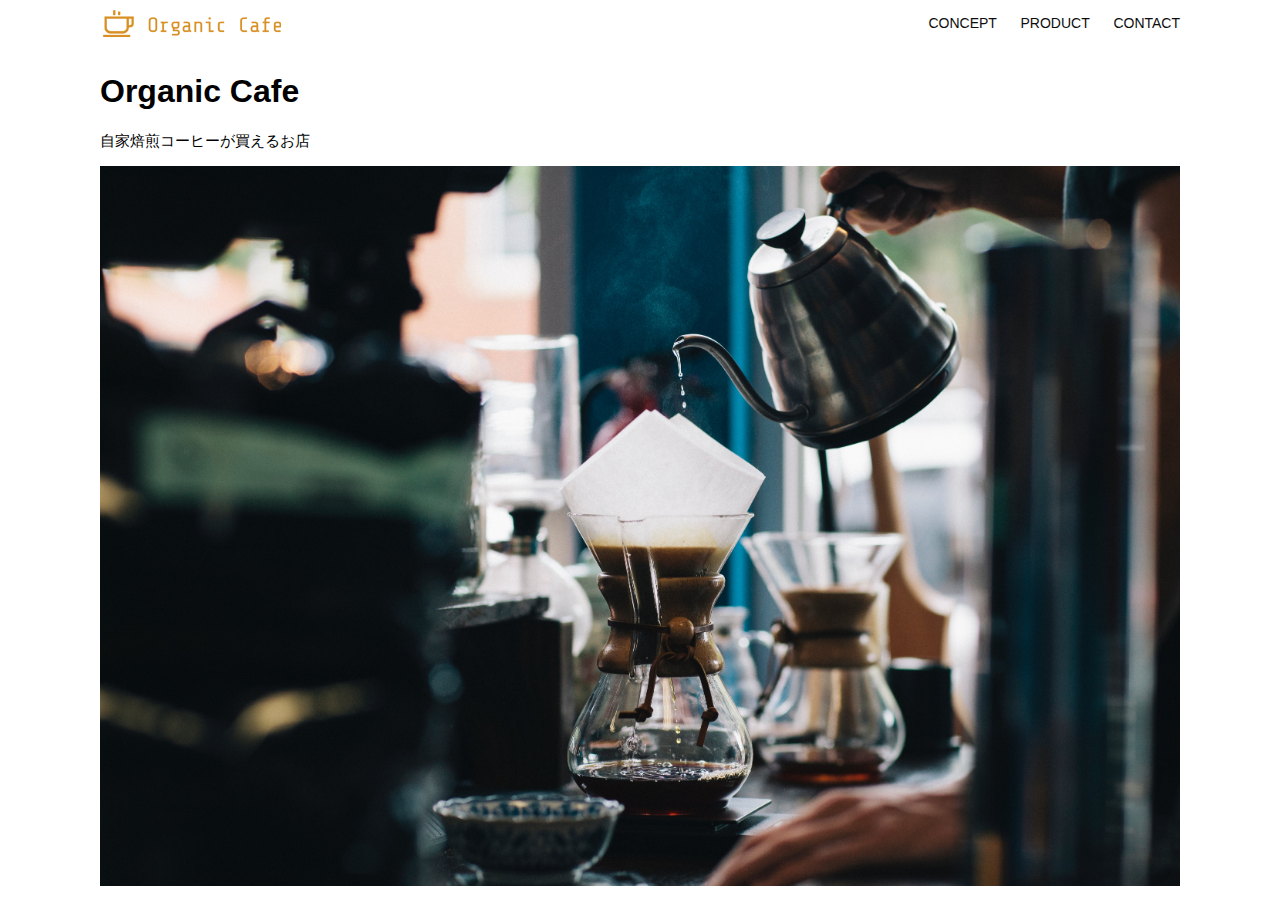
<file: html-css-kadai_013/index.html>
<!DOCTYPE html>
<html>
  <head>
    <title>Organic Cafe</title>
    <meta charset="UTF-8" />
    <meta
      name="description"
      content="自家焙煎のコーヒーがお家で楽しめるOrganic Cafe"
    />
    <meta name="viewport" content="width=device-width, initial-scale=1.0" />
    <link rel="stylesheet" href="style.css" />
  </head>
  <body>
    <!-- ヘッダー -->
    <header>
      <!-- ロゴ -->
      <a href="index.html" id="logo"
        ><img src="images/logo.png" alt="トップページに戻る"
      /></a>

      <!-- PC用ナビゲーション -->
      <nav id="nav-pc">
        <a href="index.html#concept">CONCEPT</a>
        <a href="index.html#product">PRODUCT</a>
        <a href="index.html#contact">CONTACT</a>
      </nav>

      <!-- スマホ用メニューボタン -->
      <img id="menu-sp" src="images/button-menu.png" alt="ナビゲーションを開く" onclick="document.getElementById('nav-sp').style.display = 'block'">
            
      <!-- スマホ用メニューボタン -->
      <nav id="nav-sp">
        <img id="close" src="images/button-close.png" alt="ナビゲーションを閉じる" onclick="document.getElementById('nav-sp').style.display = 'none'">
        <a id="logo-sp" href="index.html" 
          onclick="document.getElementById('nav-sp').style.display = 'none'"><img src="images/logo-sp.png" alt="トップページに戻る"></a>
        <a class="menu" href="index.html#concept" 
          onclick="document.getElementById('nav-sp').style.display = 'none'">CONCEPT</a>
        <a class="menu" href="index.html#product" 
          onclick="document.getElementById('nav-sp').style.display = 'none'">RODUCT</a>
        <a class="menu" href="index.html#contact" 
          onclick="document.getElementById('nav-sp').style.display = 'none'">CONTACT</a>
      </nav>
    </header>
    
    <main>
      <article>
        <!-- メインビジュアル -->
        <section id="main-visual">
          <div id="main-message">
            <h1>Organic Cafe</h1>
            <p>自家焙煎コーヒーが買えるお店</p>
          </div>
          <img
            src="images/main-image.jpg"
            alt="コーヒーをハンドドリップで淹れる画像"
          />
        </section>
      </article>
    </main>
  </body>
</html>
</file>
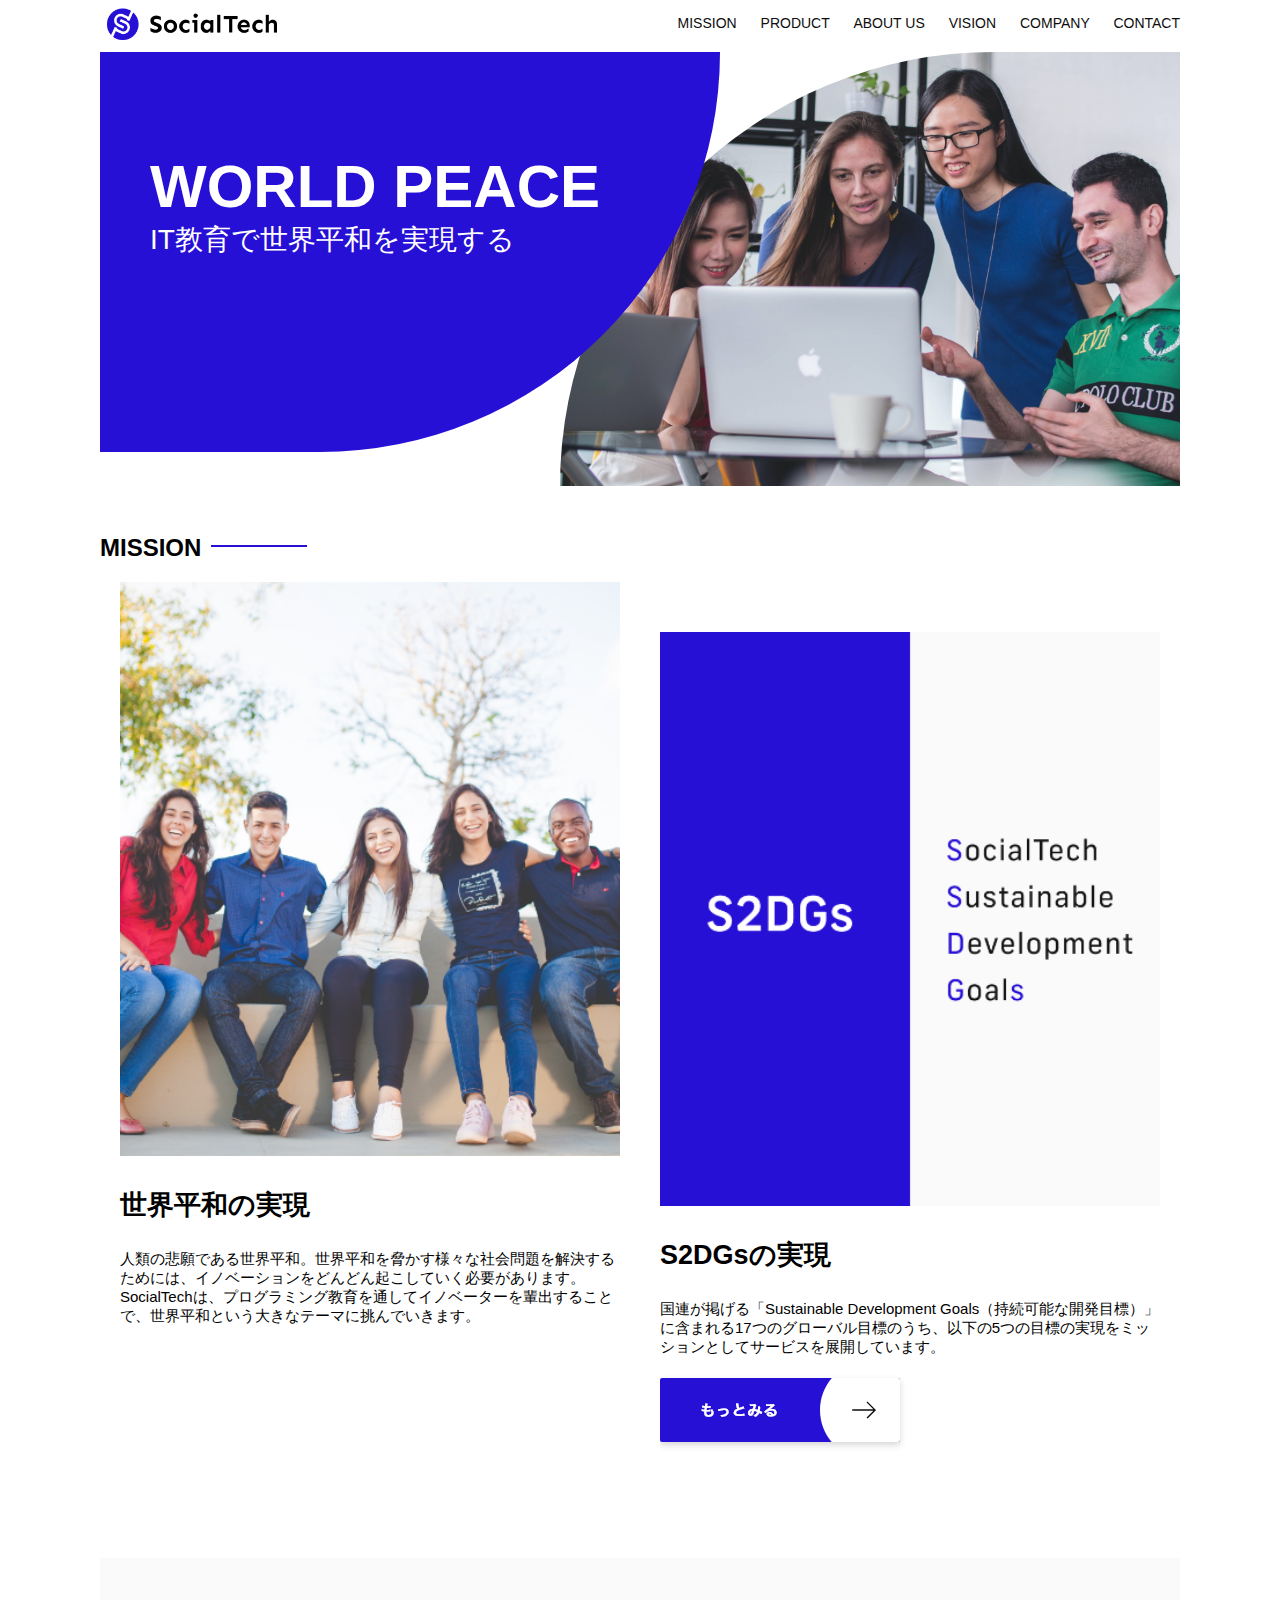
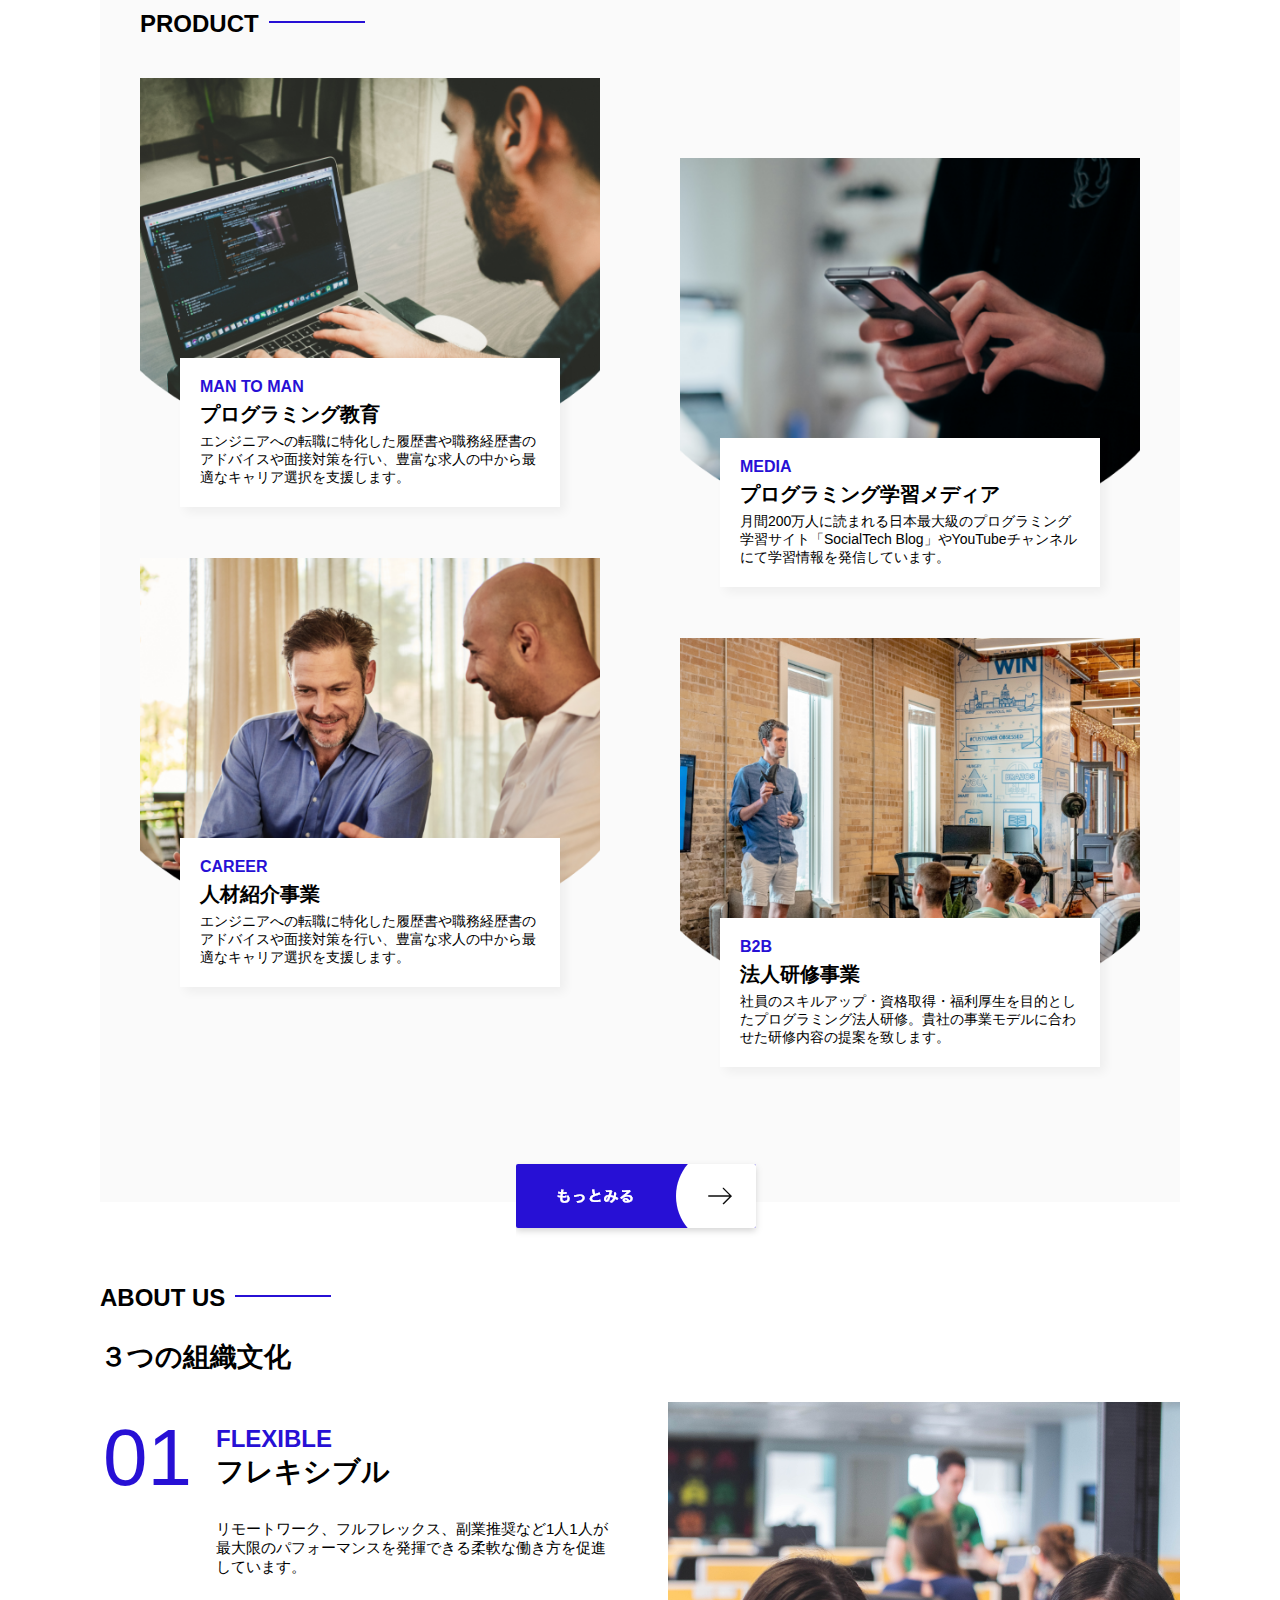
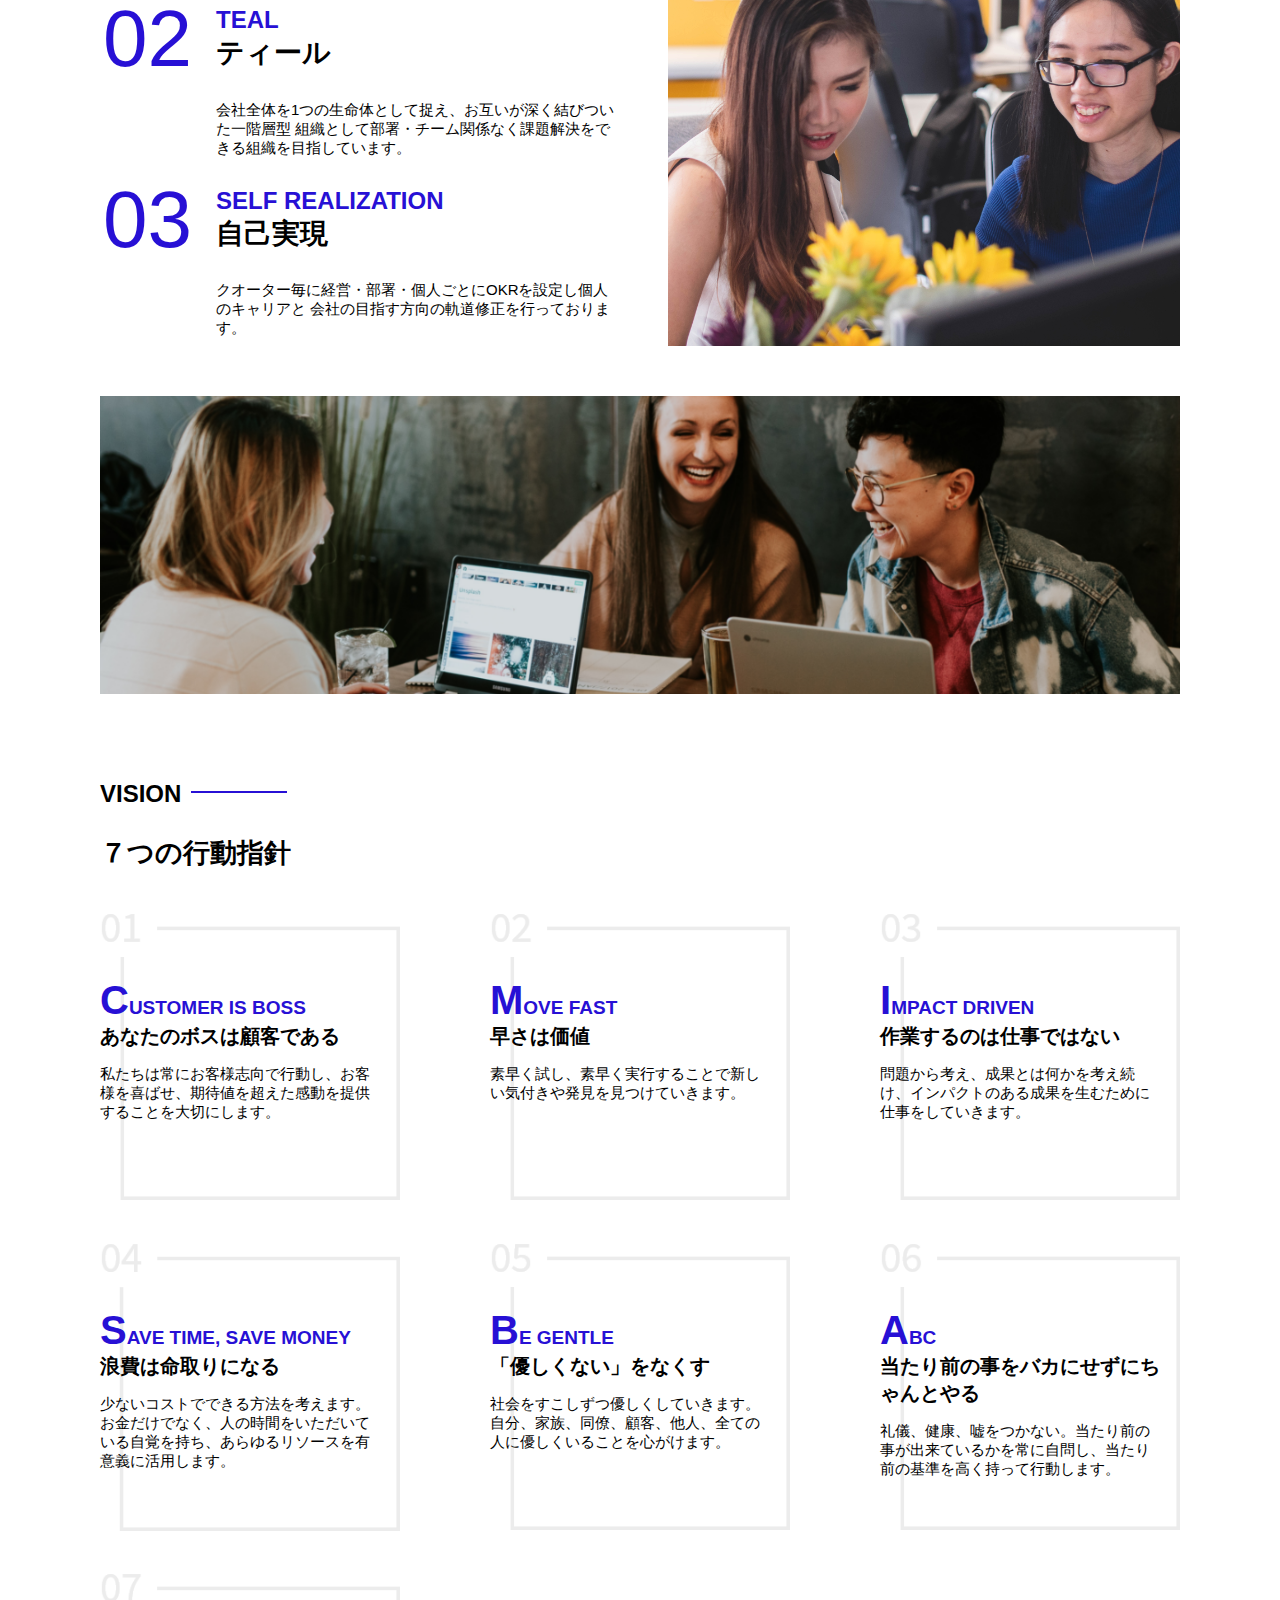
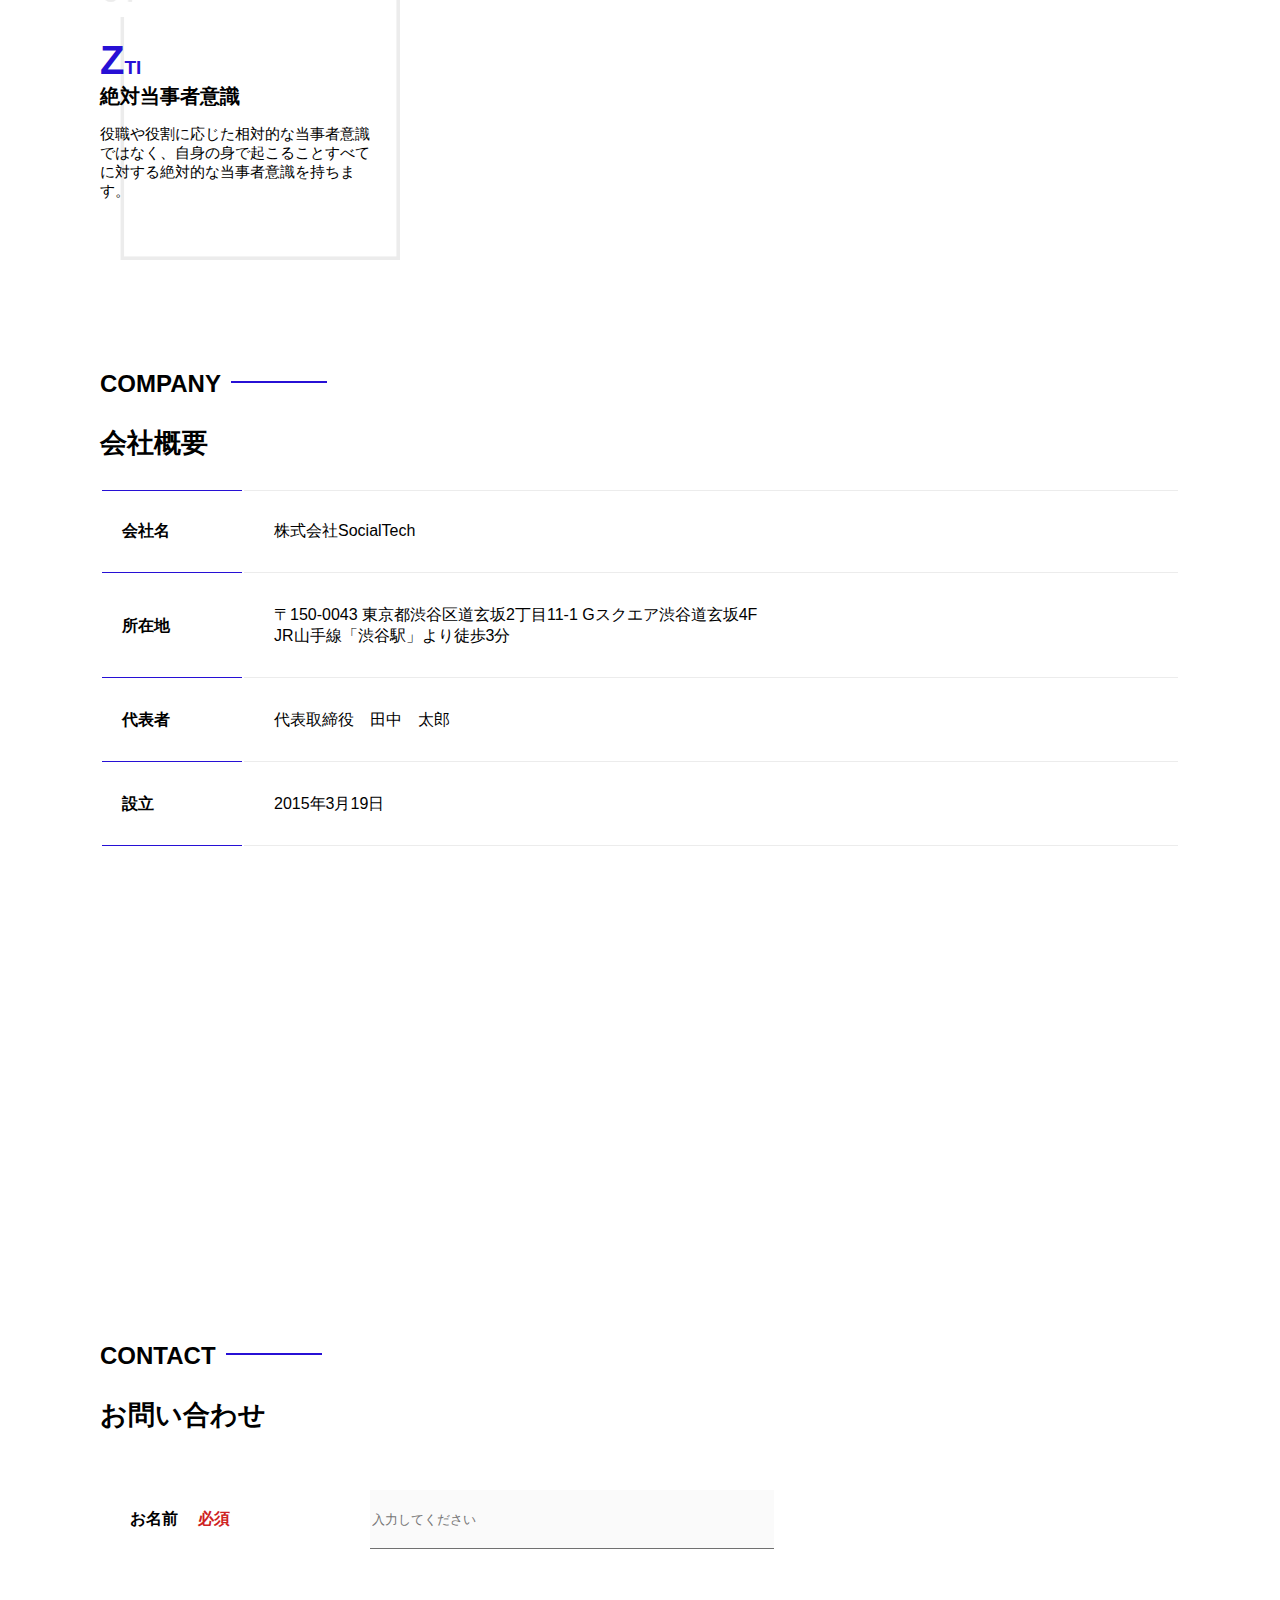
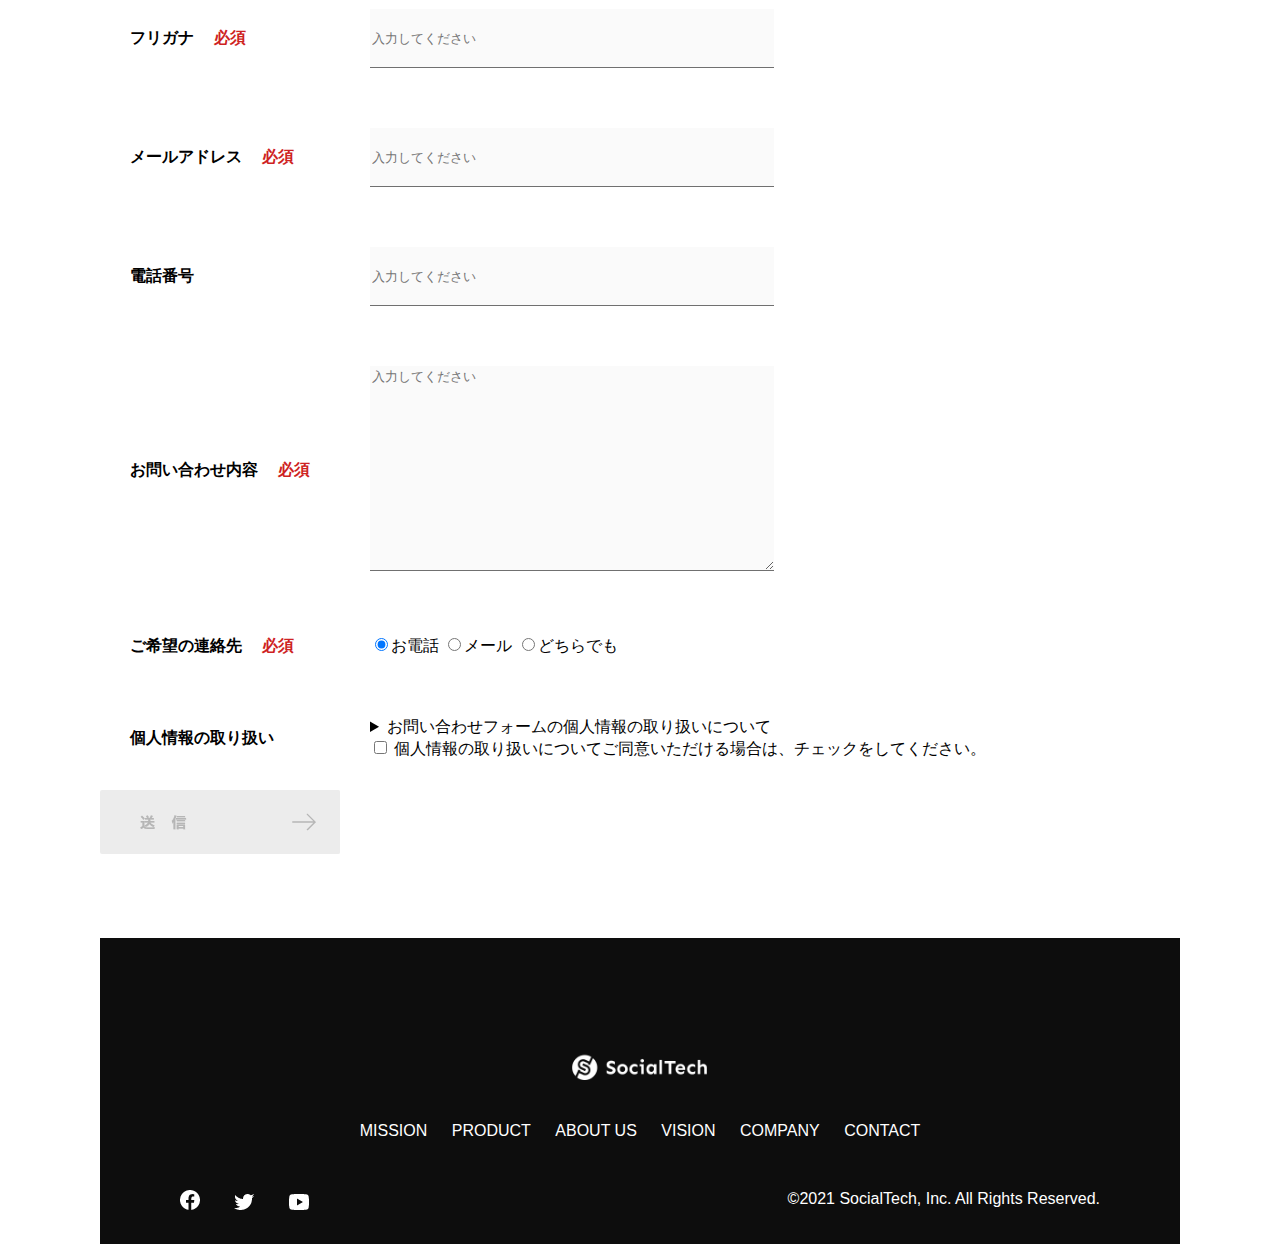
<file: kadai_tutorial_output/index.html>
<!DOCTYPE html>
<html>
    <head>
        <title>SocialTech</title>
        <meta charset="UTF-8">
        <meta name="description" content="SocialTechはEdTech業界のリーディングカンパニーを目指します。"> 
        <meta name="viewport" content="width=device-width,initiai-scale=1.0">
        <link rel="stylesheet" href="style.css">
    </head>

<!----=========前　略==========----->

    <body>
        <!-- ヘッダー -->
        <header>
        <!-- ロゴ -->
        <a href="index.html" id="logo"><img src="images/logo.png" alt="トップページに戻る"></a>
        
        <!-- PC用ナビゲーション -->
        <nav id="nav-pc">
          <a href="mission.html">MISSION</a>
          <a href="product.html">PRODUCT</a>
          <a href="index.html#aboutus">ABOUT US</a>
          <a href="index.html#vision">VISION</a>
          <a href="index.html#company">COMPANY</a>
          <a href="index.html#contact">CONTACT</a>
        </nav>
          <!-- スマホ用メニューボタン -->
          <img id="menu-sp" src="images/button-menu.png" alt="ナビゲーションを開く" onclick="document.getElementById('nav-sp').style.display = 'block'">

          <!-- スマホ用ナビゲーション  -->
          <nav id="nav-sp">
            <img id="close" src="images/button-close.png" alt="ナビゲーションを閉じる" onclick="document.getElementById('nav-sp').style.display = 'none'">
            <a id="logo-sp" href="index.html" onclick="document.getElementById('nav-sp').style.display = 'none'"><img
                src="images/logo-sp.png" alt="トップページに戻る"></a>
            <a class="menu" href="mission.html" onclick="document.getElementById('nav-sp').style.display = 'none'">MISSION</a>
            <a class="menu" href="product.html" onclick="document.getElementById('nav-sp').style.display = 'none'">PRODUCT</a>
            <a class="menu" href="index.html#aboutus" onclick="document.getElementById('nav-sp').style.display = 'none'">ABOUT
              US</a>
            <a class="menu" href="index.html#vision"
              onclick="document.getElementById('nav-sp').style.display = 'none'">VISION</a>
            <a class="menu" href="index.html#company"
              onclick="document.getElementById('nav-sp').style.display = 'none'">COMPANY</a>
            <a class="menu" href="index.html#contact"
              onclick="document.getElementById('nav-sp').style.display = 'none'">CONTACT</a>
            <div id="sns">
              <a href="https://www.facebook.com/sejuku2013"><img src="images/button-facebook.png" alt="Facebookのリンク"></a>
              <a href="https://twitter.com/samuraijuku"><img src="images/button-twitter.png" alt="Twitterのリンク"></a>
              <a href="https://www.youtube.com/channel/UCCFOQO5aDK0xXam4cUQXT8g"><img src="images/button-youtube.png" alt="YouTubeのリンク"></a>
            </div>
          </nav>
        </header>
        <main>
            <article>
                <!-- メインビジュアル -->
                <section id="main-visual">
                  <div id="main-message">
                    <h1>WORLD PEACE</h1>
                    <p>IT教育で世界平和を実現する</p>
                  </div>
                  <img src="images/index/index-main.png" alt="PCの周りに集まる多国籍の仲間たち">
                </section>
            
                <!-- ミッション -->
                <section id="mission">
                    <h2 class="index-h2">MISSION</h2> 
                <div id="mission-flex">
                  <div>
                    <img id="mission-photo" src="images/index/index-mission.png" alt=""屋外のベンチで写真を撮影する多国籍の仲間たち>
                    <h3>世界平和の実現</h3>
                    <p>
                        人類の悲願である世界平和。世界平和を脅かす様々な社会問題を解決するためには、イノベーションをどんどん起こしていく必要があります。SocialTechは、プログラミング教育を通してイノベーターを輩出することで、世界平和という大きなテーマに挑んでいきます。  
                    </p>                   
                  </div>
                  <div>
                    <img id="s2dgs" src="images/index/s2dgs.png" alt="s2dgs">
                    <h3>S2DGsの実現</h3>
                    <p>国連が掲げる「Sustainable Development Goals（持続可能な開発目標）」に含まれる17つのグローバル目標のうち、以下の5つの目標の実現をミッションとしてサービスを展開しています。</p>
                    <a href="mission.html">                      
                        <img src="images/button-more.png" alt="もっとみる">
                      </a>
                  </div>
                </div>
                </section>
                <!-- プロダクト -->
                <section id="product">
                  <h2 class="index-h2">PRODUCT</h2>
                  <div>
                    <div id="product-left">
                      <div>
                        <img class="product-photo" src="images/index/index-mantoman.png" alt="PCでコードを書く男性">
                        <div class="product-explain">
                          <span>MAN TO MAN</span>
                          <h3>プログラミング教育</h3>
                          <p>エンジニアへの転職に特化した履歴書や職務経歴書のアドバイスや面接対策を行い、豊富な求人の中から最適なキャリア選択を支援します。</p>
                        </div>
                      </div>
                      <div>
                        <img class="product-photo" src="images/index/index-career.png" alt="笑顔で話し合う２人の男性">
                        <div class="product-explain">
                          <span>CAREER</span>
                          <h3>人材紹介事業</h3>
                          <p>エンジニアへの転職に特化した履歴書や職務経歴書のアドバイスや面接対策を行い、豊富な求人の中から最適なキャリア選択を支援します。</p>
                        </div>
                      </div>
                    </div>
                    <div id="product-right">
                      <div>
                        <img class="product-photo" src="images/index/index-media.png" alt="スマートフォンを操作する人">
                        <div class="product-explain">
                          <span>MEDIA</span>
                          <h3>プログラミング学習メディア</h3>
                          <p>月間200万人に読まれる日本最大級のプログラミング学習サイト「SocialTech Blog」やYouTubeチャンネルにて学習情報を発信しています。</p>
                        </div>
                      </div>
                      <div>
                        <img class="product-photo" src="images/index/index-b2b.png" alt="講演中の男性とそれを聴く人々">
                        <div class="product-explain">
                          <span>B2B</span>
                          <h3>法人研修事業</h3>
                          <p>社員のスキルアップ・資格取得・福利厚生を目的としたプログラミング法人研修。貴社の事業モデルに合わせた研修内容の提案を致します。</p>
                        </div>
                      </div>
                    </div>
                  </div>
                  <div>
                    <a id="product-more" href="product.html">
                      <img src="images/button-more.png" alt="もっとみる">
                    </a>
                  </div>
                </section>
                <!-- ABOUT US -->
                <section id="aboutus">
                  <h2 class="index-h2">ABOUT US</h2>
                  <h3>３つの組織文化</h3>
                  <div>
                    <table class="culture-table">
                      <tr>
                        <td>
                          <span class="culture-num">01</span>
                        </td>
                        <td>
                          <span class="culture-en">FLEXIBLE</span>
                          <span class="culture-jp">フレキシブル</span>
                        </td>
                      </tr>
                      <tr>
                        <td>
                          <!-- 空のセル -->
                        </td>
                        <td>
                          <p class="culture-description">
                            リモートワーク、フルフレックス、副業推奨など1人1人が最大限のパフォーマンスを発揮できる柔軟な働き方を促進しています。
                          </p>
                        </td>
                      </tr>
                      <tr>
                        <td>
                          <span class="culture-num">02</span>
                        </td>
                        <td>
                          <span class="culture-en">TEAL</span>
                          <span class="culture-jp">ティール</span>
                        </td>
                      </tr>
                      <tr>
                        <td>
                          <!-- 空のセル -->
                        </td>
                        <td>
                          <p class="culture-description">
                            会社全体を1つの生命体として捉え、お互いが深く結びついた一階層型
                            組織として部署・チーム関係なく課題解決をできる組織を目指しています。
                          </p>
                        </td>
                      </tr>
                      <tr>
                        <td>
                          <span class="culture-num">03</span>
                        </td>
                        <td>
                          <span class="culture-en">SELF REALIZATION</span>
                          <span class="culture-jp">自己実現</span>
                        </td>
                      </tr>
                      <tr>
                        <td>
                          <!-- 空のセル -->
                        </td>
                        <td>
                          <p class="culture-description">
                            クオーター毎に経営・部署・個人ごとにOKRを設定し個人のキャリアと
                            会社の目指す方向の軌道修正を行っております。
                          </p>
                        </td>
                      </tr>
                    </table>
                    <img  class="culture-img" src="images/index/index-aboutus1.png" alt="笑顔で話し合う２人の女性">
                  </div>
                    <img  class="culture-img2" src="images/index/index-aboutus2.png" alt="笑顔で話し合う３人の男女">
                </section>
                <!-- VISION -->
                <section id="vision">
                  <h2 class="index-h2">VISION</h2>
                  <h3>７つの行動指針</h3>
                  <div>
                    <div class="vision-box">
                      <img src="images/index/vision-01.png" alt="01">
                      <span>
                        <h4>CUSTOMER IS BOSS</h4>
                        <h5>あなたのボスは顧客である</h5>
                        <p>私たちは常にお客様志向で行動し、お客様を喜ばせ、期待値を超えた感動を提供することを大切にします。</p>
                      </span>
                    </div>
                    <div class="vision-box">
                      <img src="images/index/vision-02.png" alt="02">
                      <span>
                        <h4>MOVE FAST</h4>
                        <h5>早さは価値</h5>
                        <p>素早く試し、素早く実行することで新しい気付きや発見を見つけていきます。</p>
                      </span>
                    </div>
                    <div class="vision-box">
                      <img src="images/index/vision-03.png" alt="03">
                      <span>
                        <h4>IMPACT DRIVEN</h4>
                        <h5>作業するのは仕事ではない</h5>
                        <p>問題から考え、成果とは何かを考え続け、インパクトのある成果を生むために仕事をしていきます。</p>
                      </span>
                    </div>
                    <div class="vision-box">
                      <img src="images/index/vision-04.png" alt="04">
                      <span>
                        <h4>SAVE TIME, SAVE MONEY</h4>
                        <h5>浪費は命取りになる</h5>
                        <p>少ないコストでできる方法を考えます。お金だけでなく、人の時間をいただいている自覚を持ち、あらゆるリソースを有意義に活用します。</p>
                      </span>
                    </div>
                    <div class="vision-box">
                      <img src="images/index/vision-05.png" alt="05">
                      <span>
                        <h4>BE GENTLE</h4>
                        <h5>「優しくない」をなくす</h5>
                        <p>社会をすこしずつ優しくしていきます。自分、家族、同僚、顧客、他人、全ての人に優しくいることを心がけます。</p>
                      </span>
                    </div>
                    <div class="vision-box">
                      <img src="images/index/vision-06.png" alt="06">
                      <span>
                        <h4>ABC</h4>
                        <h5>当たり前の事をバカにせずにちゃんとやる</h5>
                        <p>礼儀、健康、嘘をつかない。当たり前の事が出来ているかを常に自問し、当たり前の基準を高く持って行動します。</p>
                      </span>
                    </div>
                    <div class="vision-box">
                      <img src="images/index/vision-07.png" alt="07">
                      <span>
                      <h4>ZTI</h4>
                      <h5>絶対当事者意識</h5>
                      <p>役職や役割に応じた相対的な当事者意識ではなく、自身の身で起こることすべてに対する絶対的な当事者意識を持ちます。</p>
                      </span>
                    </div>
                  </div>
                </section>
                <!-- COMPANY -->
                <section id="company">
                  <h2 class="index-h2">COMPANY</h2>
                  <h3>会社概要</h3>
                  <table id="company-table">
                    <tr>
                      <th class="tableheader-first">会社名</th>
                      <td class="cell-first">株式会社SocialTech</td>
                    </tr>
                    <tr>
                      <th class="tableheader">所在地</th>
                      <td class="cell">〒150-0043 東京都渋谷区道玄坂2丁目11-1 Gスクエア渋谷道玄坂4F<br>JR山手線「渋谷駅」より徒歩3分</td>
                    </tr>
                    <tr>
                      <th class="tableheader">代表者</th>
                      <td class="cell">代表取締役　田中　太郎</td>
                    </tr>
                    <tr>
                      <th class="tableheader">設立</th>
                      <td class="cell">2015年3月19日</td>
                    </tr>
                  </table>
                  <iframe src="https://www.google.com/maps/embed?pb=!1m18!1m12!1m3!1d3241.7769980488924!2d139.69359487623043!3d35.657865531256476!2m3!1f0!2f0!3f0!3m2!1i1024!2i768!4f13.1!3m3!1m2!1s0x60188b55ffeaaaab%3A0x552bb81dbe5fefb7!2z44CSMTUwLTAwNDMg5p2x5Lqs6YO95riL6LC35Yy66YGT546E5Z2C77yS5LiB55uu77yR77yR4oiS77yR77yR!5e0!3m2!1sja!2sjp!4v1703983411450!5m2!1sja!2sjp" 
                  style="border:0;" allowfullscreen="" loading="lazy"></iframe>
                </section>
                <!-- お問い合わせフォーム -->
                <section id="contact">
                  <h2 class="index-h2">CONTACT</h2>
                  <h3>お問い合わせ</h3>
                  <!-- STATIC FORMSのフォームタグ -->
                    <form action="https://api.staticforms.xyz/submit" method="post">
                      <input type="text" name="honeypot" style="display:none">
                      <!-- STATIC FORMSのアクセスキー -->
                      <input type="hidden" name="accessKey" value="xxxxxx-xxxx-xxxx-xxxx-xxxxxxxxxxx">
                      <!-- メールのタイトル -->
                      <input type="hidden" name="subject" value="お問い合わせフォーム" />
                      <!-- 送信先のメールアドレスをvalueに設定する -->
                      <input type="hidden" name="replyTo" value="〇〇〇@△△△.com">
                      <!-- redirectToのURLは公開後のURLへリンクする -->
                      <input type="hidden" name="redirectTo" value="">   
                    <div>
                      <div class="contact-heading">
                        <label class="contact-label">お名前<span class="contact-span">必須</span></label>
                      </div>
                      <div>
                        <input type="text" name="name" placeholder="入力してください" class="contact-textbox">
                      </div>
                    </div>
                    <div>
                      <div class="contact-heading">
                        <label class="contact-label">フリガナ<span class="contact-span">必須</span></label>
                      </div>
                      <div>
                        <input type="text" name="hurigana" placeholder="入力してください" class="contact-textbox">
                      </div>
                    </div>
                    <div>
                      <div class="contact-heading">
                        <label class="contact-label">メールアドレス<span class="contact-span">必須</span></label>
                      </div>
                      <div>
                        <input type="text" name="email" placeholder="入力してください" class="contact-textbox">
                      </div>
                    </div>
                    <div>
                      <div class="contact-heading">
                        <label class="contact-label">電話番号</label>
                      </div>
                      <div>
                        <input type="text" name="tel" placeholder="入力してください" class="contact-textbox">
                      </div>
                    </div>
                    <div>
                      <div class="contact-heading">
                        <label class="contact-label">お問い合わせ内容<span class="contact-span">必須</span></label>
                      </div>
                      <div>
                        <textarea class="contact-textarea" placeholder="入力してください" name="message"></textarea>
                      </div>
                    </div>
                    <div>
                      <div class="contact-heading">
                        <label class="contact-label">ご希望の連絡先<span class="contact-span">必須</span></label>
                      </div>
                      <div>
                        <input class="radiobutton" type="radio" value="tel" name="contact" checked><label>お電話</label>
                        <input class="radiobutton" type="radio" value="mail" name="contact"><label>メール</label>
                        <input class="radiobutton" type="radio" value="both" name="contact"><label>どちらでも</label>
                      </div>
                    </div>
                    <div>
                      <div class="contact-heading">
                        <label class="contact-label">個人情報の取り扱い</label>
                      </div>
                      <div>
                        <details>
                          <summary>お問い合わせフォームの個人情報の取り扱いについて</summary>
                          <div>
                            <span>１．組織の名称又は氏名</span><br>
                            株式会社SocialTech<br><br>
                            <span>２．個人情報保護管理者（若しくはその代理人）の氏名又は職名、所属及び連絡先
                              鈴木 一郎 コーポレート部</span><br>
                            メールアドレス：support@socialtech.net<br>
                            TEL：03-xxxx-xxxx<br>
                            <span>３．個人情報の利用目的</span><br>
                            ・本サービス及び本サービスに関連する情報の提供又はそれらに関する連絡のため<br>
                            ・ユーザーの本人確認のため<br>
                            ・当社サービスのご案内のため<br>
                            ・当社の商品等の広告または宣伝（電子メールによるものを含むものとします。）<br><br>
                            <span>４．個人情報の取り扱い業務の委託</span><br>
                            個人情報の取扱業務の全部または一部を外部に業務委託する場合があります。<br>
                            その際、弊社は、個人情報を適切に保護できる管理体制を敷き実行していることを条件として<br>
                            委託先を厳選したうえで、機密保持契約を委託先と締結し、お客様の個人情報を厳密に管理させます。<br><br>
                            <span>５．個人情報の開示等の請求</span><br>
                            お客様は、弊社に対してご自身の個人情報の開示等（利用目的の通知、開示、内容の訂正・追加・削除、利用の停止または消去、第三者への提供の停止）に関して、当社問合わせ窓口に申し出ることができます。<br>
                            その際、弊社はお客様ご本人を確認させていただいたうえで、合理的な期間内に対応いたします。<br><br>
                            なお、個人情報に関する弊社問合わせ先は、次の通りです。<br><br>
                            株式会社SocialTech　個人情報問合せ窓口<br>
                            〒150-0043　東京都渋谷区道玄坂2丁目11-1 Ｇスクエア渋谷道玄坂 4F<br>
                            メールアドレス：support@socialtech.net　TEL：03-xxxx-xxxx<br><br>
                            <span>６．個人情報を提供されることの任意性について</span><br><br>
                            お客様がご自身の個人情報を弊社に提供されるか否かは、お客様のご判断によりますが、もしご提供されない場合には、適切なサービスが提供できない場合がありますので予めご了承ください。
                          </div>
                        </details>
                        <input type="checkbox" name="agree">
                        <span>個人情報の取り扱いについてご同意いただける場合は、チェックをしてください。</span>
                      </div>
                    </div>
                      <input type="image" src="images/button-submit.png" alt="送信する">
                  </form>
                </section>
              </article>
              <footer>
                <div id="footer-logo">
                  <img src="images/logo-sp.png" alt="SocialTech">
                </div>
                <div id="footer-link">
                  <a href="mission.html">MISSION</a>
                  <a href="product.html">PRODUCT</a>
                  <a href="index.html#aboutus">ABOUT US</a>
                  <a href="index.html#vision">VISION</a>
                  <a href="index.html#company">COMPANY</a>
                  <a href="index.html#contact">CONTACT</a>
                </div>
                <div id="sns-footer">
                  <a href="https://www.facebook.com/sejuku2013"><img src="images/button-facebook.png" alt="Facebookのリンク"></a>
                  <a href="https://twitter.com/samuraijuku"><img src="images/button-twitter.png" alt="twitterのリンク"></a>
                  <a href="https://www.youtube.com/channel/UCCFOQO5aDK0xXam4cUQXT8g"><img src="images/button-youtube.png" alt="youtubeのリンク"></a>
                  <span id="copyright">&copy;2021 SocialTech, Inc. All Rights Reserved.</span>
                </div>
              </footer>
        </main>
    </body>
    
</html>
</file>
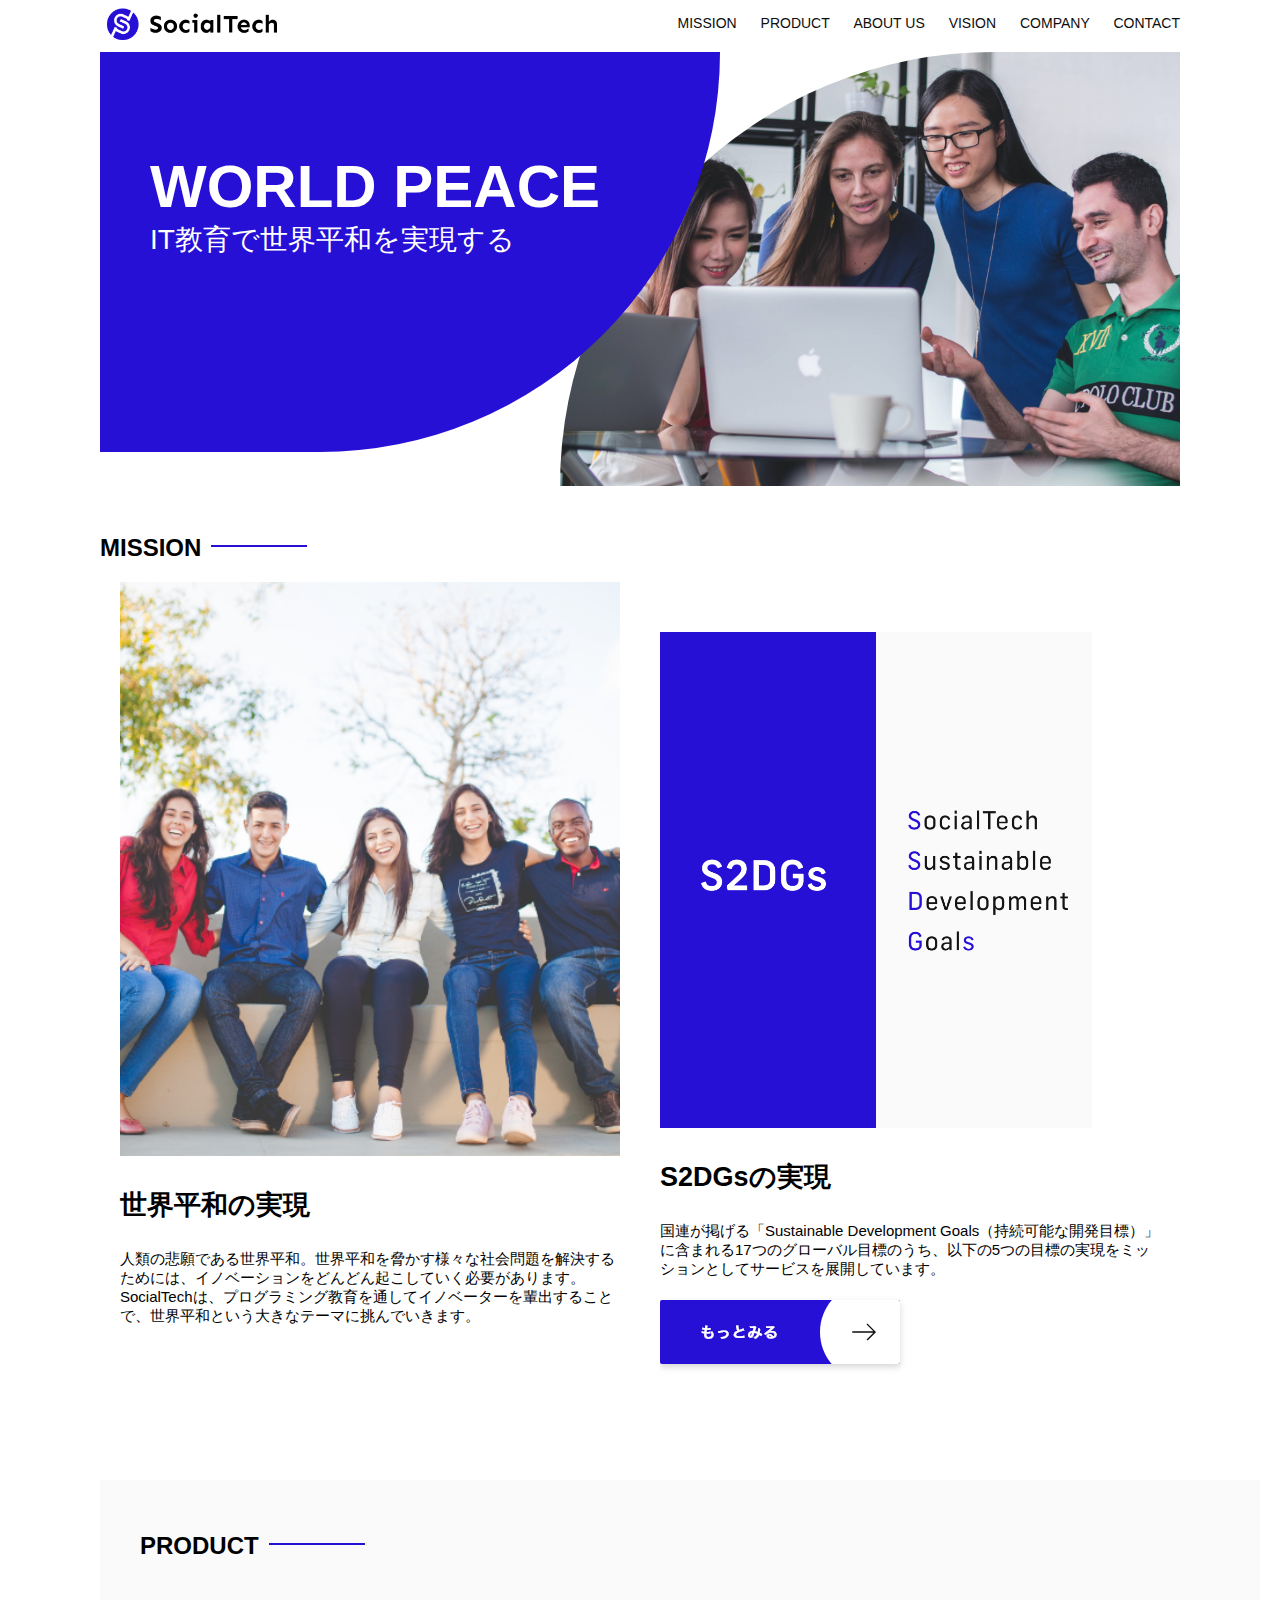
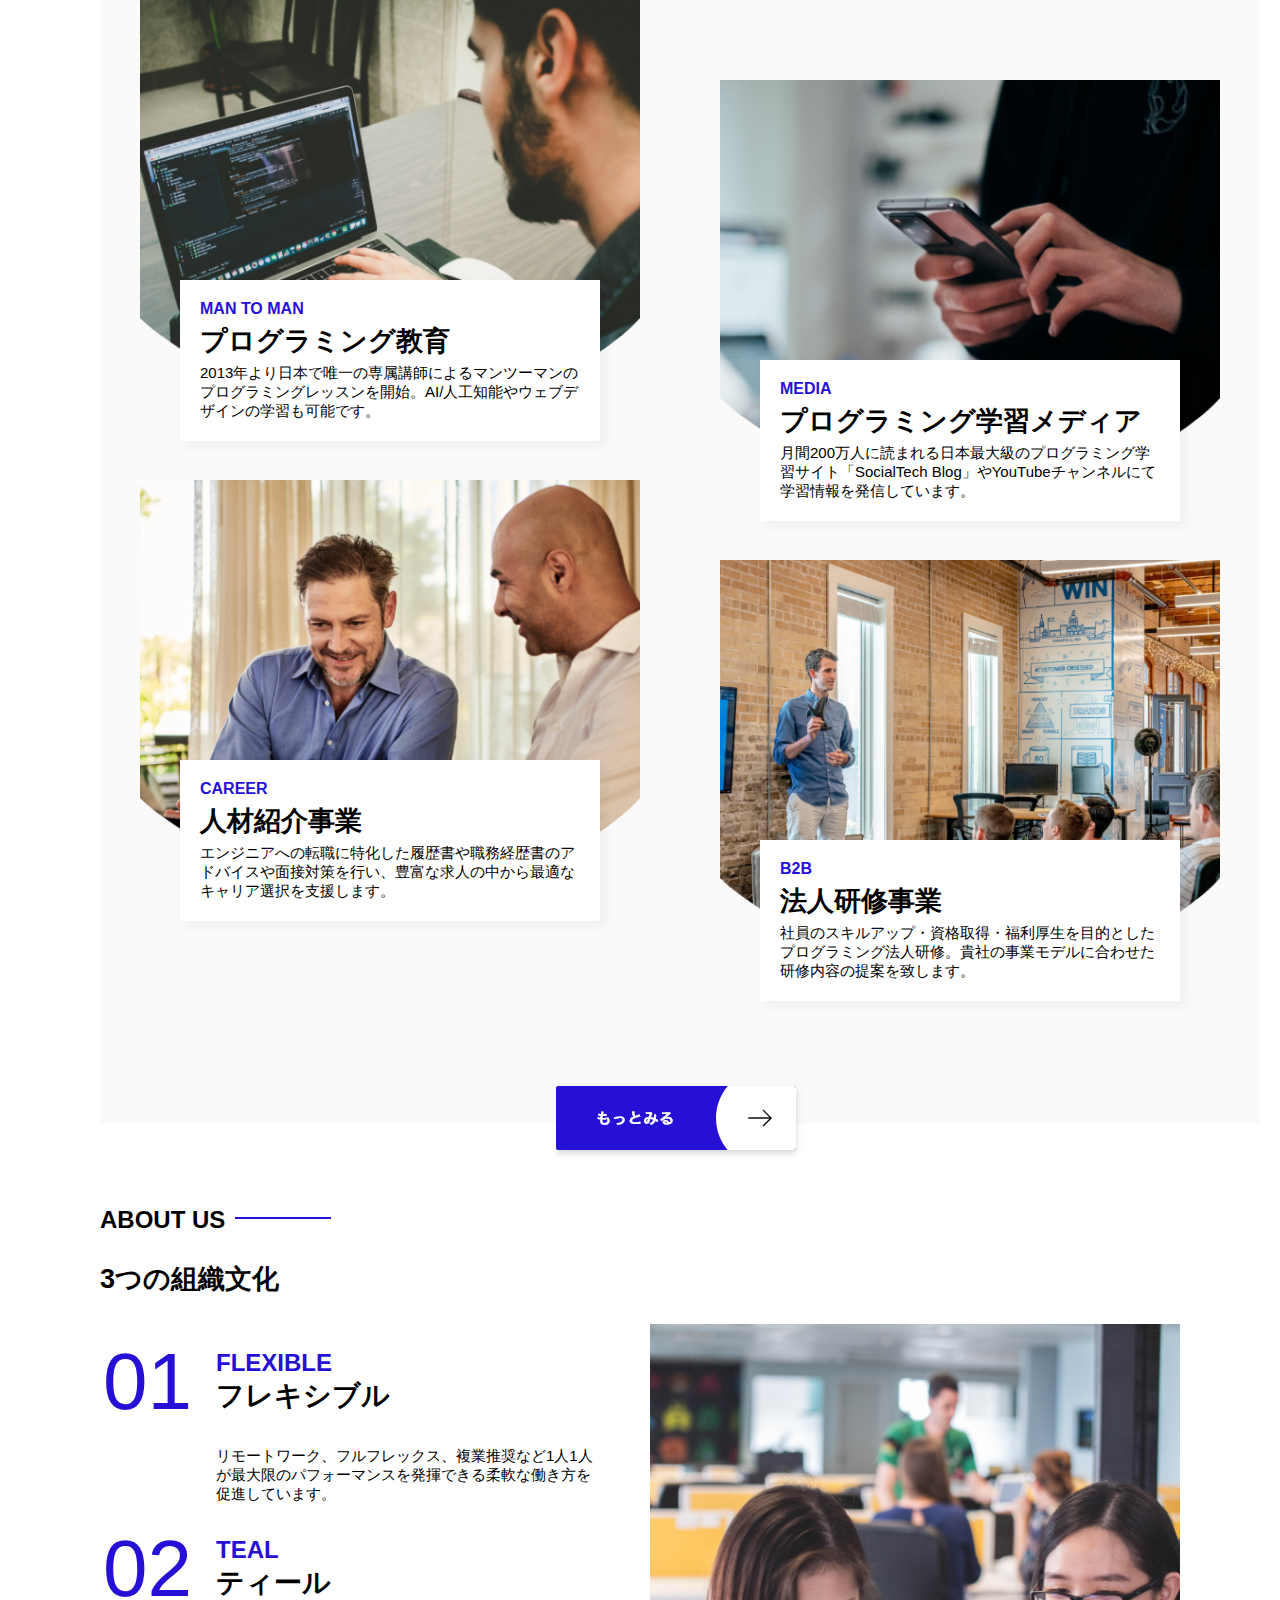
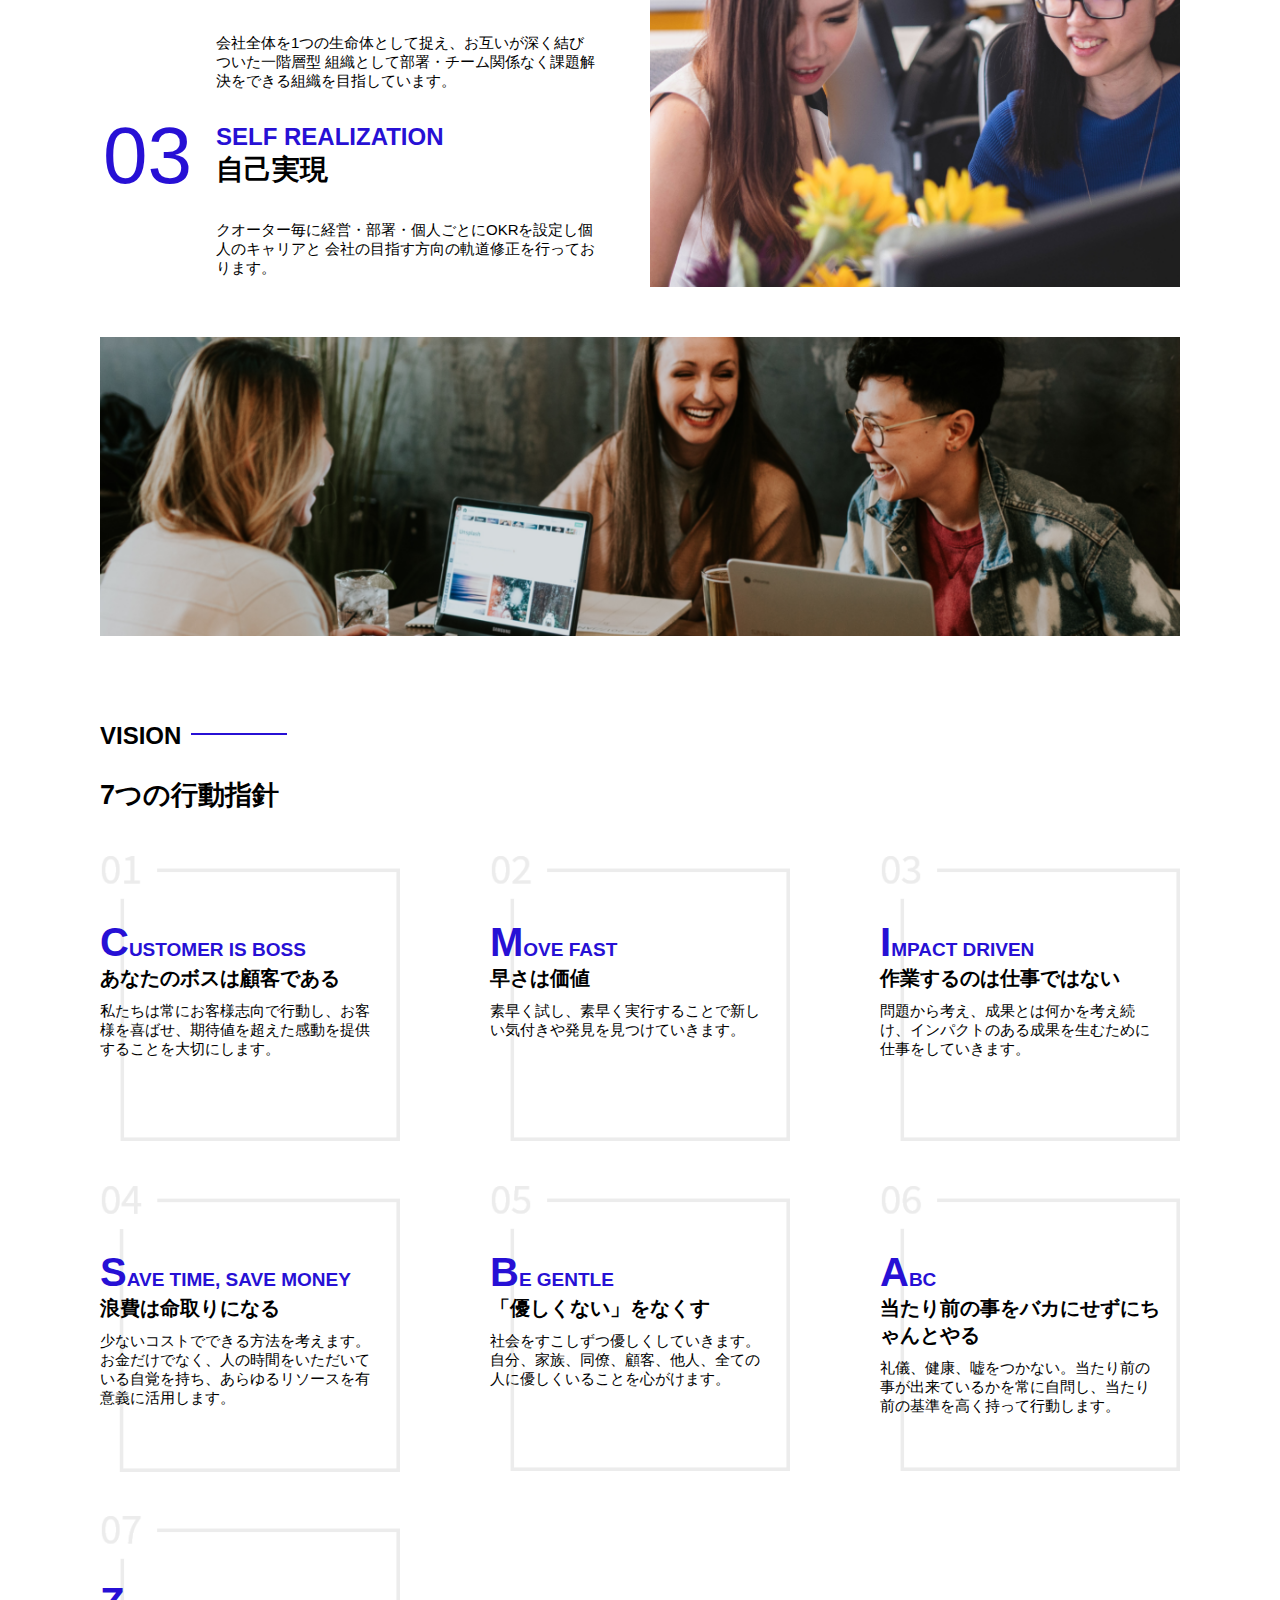
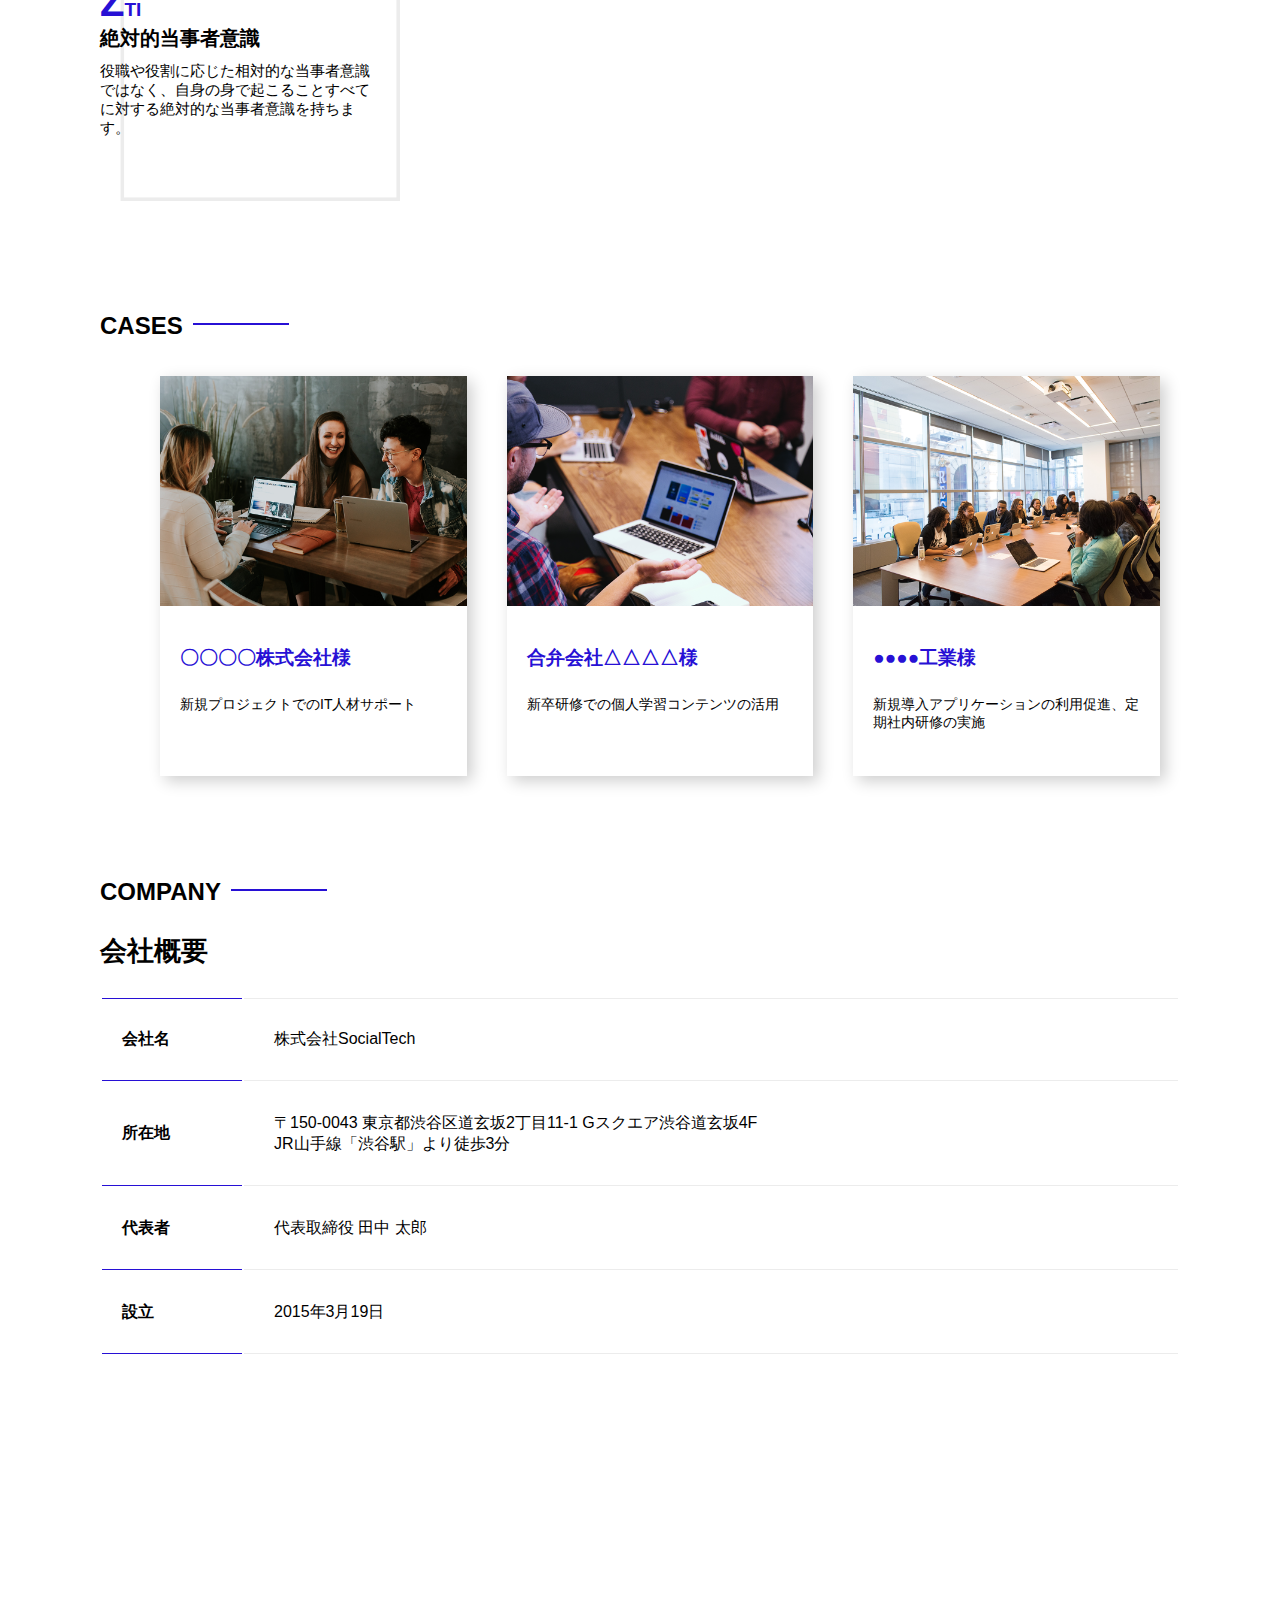
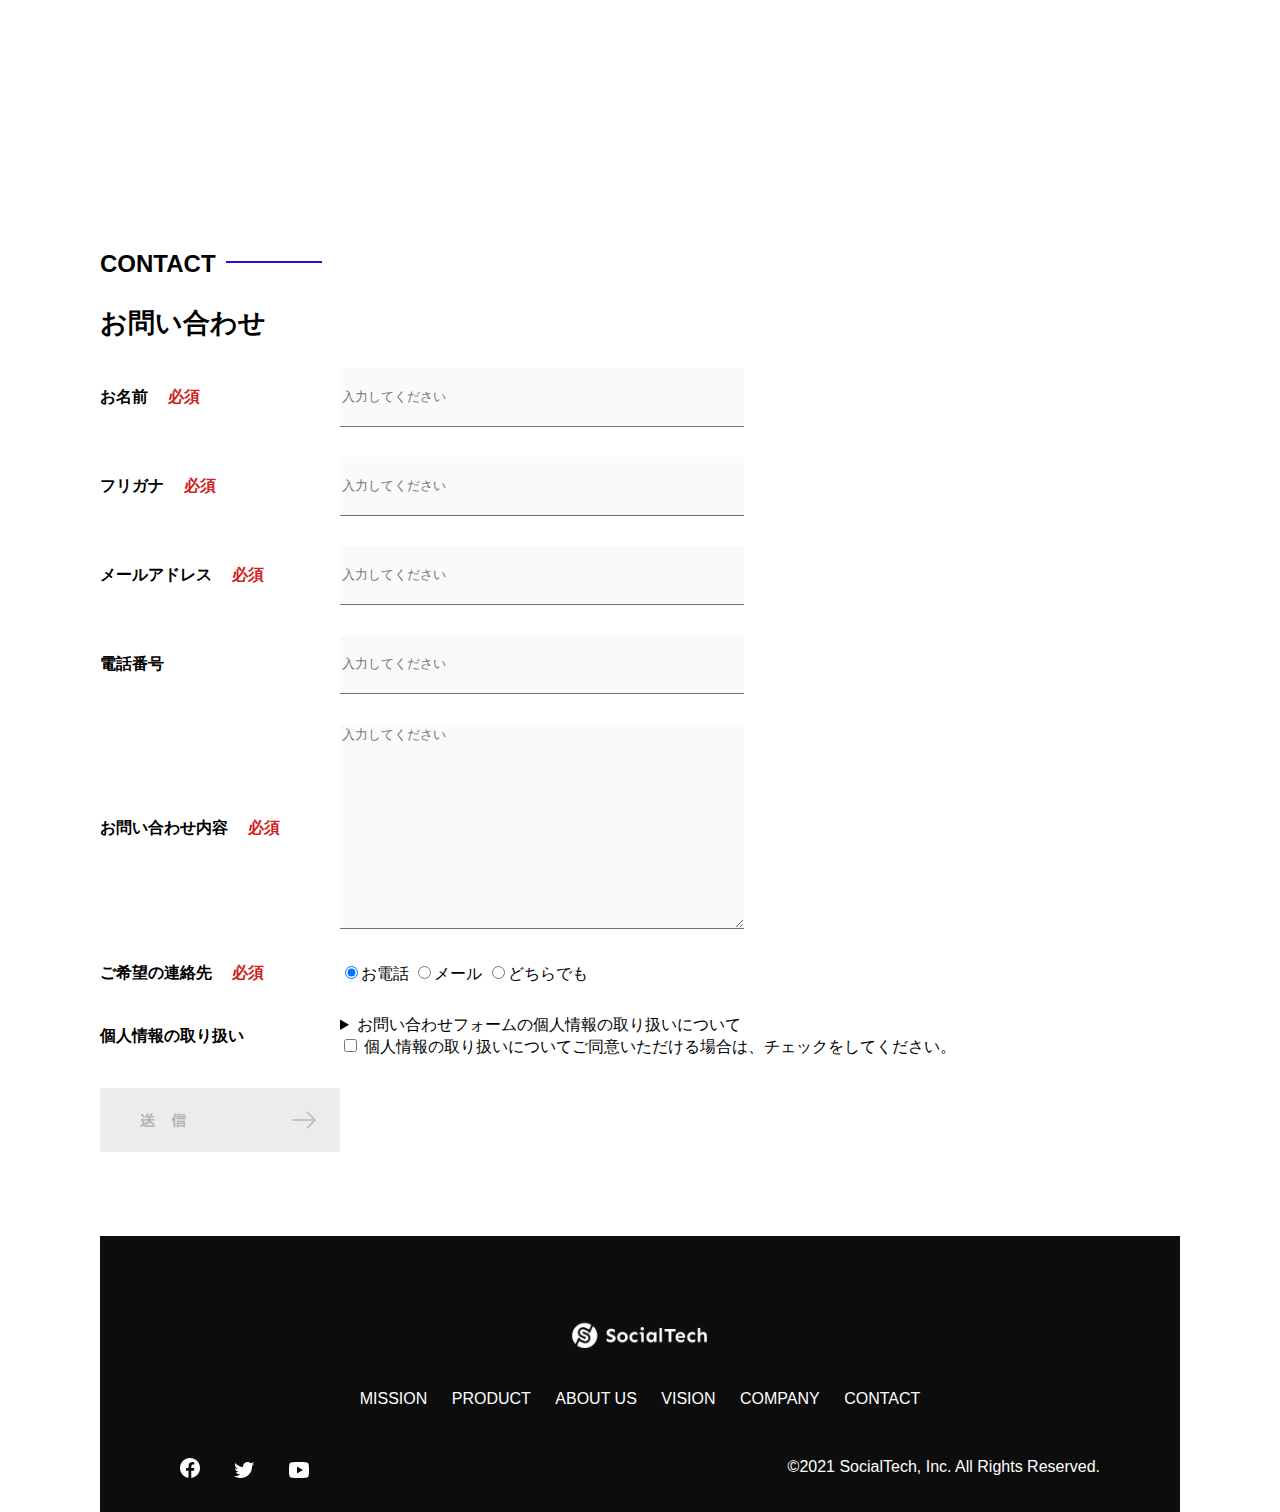
<file: socialtech-kadai_012/index.html>
<!DOCTYPE html>
<html>
  <head>
    <title>SocialTech</title>
    <meta charset="UTF-8" />
    <meta
      name="description"
      content="SocialTechはEdTech業界のリーディングカンパニーを目指します。"
    />
    <meta name="viewport" content="width=device-width, initial-scale=1.0" />
    <link rel="stylesheet" href="style.css" />
  </head>
  <body>
    <!-- ヘッダー -->
    <header>
      <!-- ロゴ -->
      <a href="index.html" id="logo"
        ><img src="images/logo.png" alt="トップページに戻る"
      /></a>

      <!-- PC用ナビゲーション -->
      <nav id="nav-pc">
        <a href="mission.html">MISSION</a>
        <a href="product.html">PRODUCT</a>
        <a href="index.html#aboutus">ABOUT US</a>
        <a href="index.html#vision">VISION</a>
        <a href="index.html#company">COMPANY</a>
        <a href="index.html#contact">CONTACT</a>
      </nav>
    </header>
    <main>
      <article>
        <!-- メインビジュアル -->
        <section id="main-visual">
          <div id="main-message">
            <h1>WORLD PEACE</h1>
            <p>IT教育で世界平和を実現する</p>
          </div>
          <img
            src="images/index/index-main.png"
            alt="PCの周りに集まる多国籍の仲間たち"
          />
        </section>
        <!--ミッション-->
        <section id="mission">
          <h2 class="index-h2">MISSION</h2>
          <div id="mission-flex">
            <div>
              <img
                id="mission-photo"
                src="images/index/index-mission.png"
                alt="屋外のベンチで写真を撮影する多国籍の仲間たち"
              />
              <h3>世界平和の実現</h3>
              <p>
                人類の悲願である世界平和。世界平和を脅かす様々な社会問題を解決するためには、イノベーションをどんどん起こしていく必要があります。SocialTechは、プログラミング教育を通してイノベーターを輩出することで、世界平和という大きなテーマに挑んでいきます。
              </p>
            </div>
            <div>
              <img id="s2dgs" src="images/index/s2dgs.png" alt="S2DGs" />
              <h3>S2DGsの実現</h3>
              <p>
                国連が掲げる「Sustainable Development
                Goals（持続可能な開発目標）」に含まれる17つのグローバル目標のうち、以下の5つの目標の実現をミッションとしてサービスを展開しています。
              </p>
              <a href="mission.html">
                <img src="images/button-more.png" alt="もっとみる" />
              </a>
            </div>
          </div>
        </section>
        <!-- プロダクト -->
        <section id="product">
          <h2 class="index-h2">PRODUCT</h2>
          <div>
            <div id="product-left">
              <div>
                <img
                  class="product-photo"
                  src="images/index/index-mantoman.png"
                  alt="PCでコードを書く男性"
                />
                <div class="product-explain">
                  <span>MAN TO MAN</span>
                  <h3>プログラミング教育</h3>
                  <p>
                    2013年より日本で唯一の専属講師によるマンツーマンのプログラミングレッスンを開始。AI/人工知能やウェブデザインの学習も可能です。
                  </p>
                </div>
              </div>
              <div>
                <img
                  class="product-photo"
                  src="images/index/index-career.png"
                  alt="笑顔で話し合う2人の男性"
                />
                <div class="product-explain">
                  <span>CAREER</span>
                  <h3>人材紹介事業</h3>
                  <p>
                    エンジニアへの転職に特化した履歴書や職務経歴書のアドバイスや面接対策を行い、豊富な求人の中から最適なキャリア選択を支援します。
                  </p>
                </div>
              </div>
            </div>
            <div id="product-right">
              <div>
                <img
                  class="product-photo"
                  src="images/index/index-media.png"
                  alt="スマートフォンを操作する人"
                />
                <div class="product-explain">
                  <span>MEDIA</span>
                  <h3>プログラミング学習メディア</h3>
                  <p>
                    月間200万人に読まれる日本最大級のプログラミング学習サイト「SocialTech
                    Blog」やYouTubeチャンネルにて学習情報を発信しています。
                  </p>
                </div>
              </div>
              <div>
                <img
                  class="product-photo"
                  src="images/index/index-b2b.png"
                  alt="講演中の男性とそれを聴く人々"
                />
                <div class="product-explain">
                  <span>B2B</span>
                  <h3>法人研修事業</h3>
                  <p>
                    社員のスキルアップ・資格取得・福利厚生を目的としたプログラミング法人研修。貴社の事業モデルに合わせた研修内容の提案を致します。
                  </p>
                </div>
              </div>
            </div>
          </div>
          <div>
            <a id="product-more" href="product.html">
              <img src="images/button-more.png" alt="もっとみる" />
            </a>
          </div>
        </section>
        <!---ABOUT US-->
        <section id="aboutus">
          <h2 class="index-h2">ABOUT US</h2>
          <h3>3つの組織文化</h3>
          <div>
            <table class="culture-table">
              <tr>
                <td>
                  <span class="culture-num">01</span>
                </td>
                <td>
                  <span class="culture-en">FLEXIBLE</span>
                  <span class="culture-jp">フレキシブル</span>
                </td>
              </tr>
              <tr>
                <td>
                  <!--空のセル-->
                </td>
                <td>
                  <p class="culture-description">
                    リモートワーク、フルフレックス、複業推奨など1人1人が最大限のパフォーマンスを発揮できる柔軟な働き方を促進しています。
                  </p>
                </td>
              </tr>
              <tr>
                <td>
                  <span class="culture-num">02</span>
                </td>
                <td>
                  <span class="culture-en">TEAL</span>
                  <span class="culture-jp">ティール</span>
                </td>
              </tr>
              <tr>
                <td>
                  <!--空のセル-->
                </td>
                <td>
                  <p class="culture-description">
                    会社全体を1つの生命体として捉え、お互いが深く結びついた一階層型
                    組織として部署・チーム関係なく課題解決をできる組織を目指しています。
                  </p>
                </td>
              </tr>
              <tr>
                <td>
                  <span class="culture-num">03</span>
                </td>
                <td>
                  <span class="culture-en">SELF REALIZATION</span>
                  <span class="culture-jp">自己実現</span>
                </td>
              </tr>
              <tr>
                <td>
                  <!--空のセル-->
                </td>
                <td>
                  <p class="culture-description">
                    クオーター毎に経営・部署・個人ごとにOKRを設定し個人のキャリアと
                    会社の目指す方向の軌道修正を行っております。
                  </p>
                </td>
              </tr>
            </table>
            <img
              class="culture-img"
              src="images/index/index-aboutus1.png"
              alt="笑顔で話し合う2人の女性"
            />
          </div>
          <img
            class="culture-img2"
            src="images/index/index-aboutus2.png"
            alt="笑顔で話し合う3人の男女"
          />
        </section>
        <!-- VISION -->
        <section id="vision">
          <h2 class="index-h2">VISION</h2>
          <h3>7つの行動指針</h3>
          <div>
            <div class="vision-box">
              <img src="images/index/vision-01.png" alt="01" />
              <span>
                <h4>CUSTOMER IS BOSS</h4>
                <h5>あなたのボスは顧客である</h5>
                <p>
                  私たちは常にお客様志向で行動し、お客様を喜ばせ、期待値を超えた感動を提供することを大切にします。
                </p>
              </span>
            </div>
            <div class="vision-box">
              <img src="images/index/vision-02.png" alt="02" />
              <span>
                <h4>MOVE FAST</h4>
                <h5>早さは価値</h5>
                <p>
                  素早く試し、素早く実行することで新しい気付きや発見を見つけていきます。
                </p>
              </span>
            </div>
            <div class="vision-box">
              <img src="images/index/vision-03.png" alt="03" />
              <span>
                <h4>IMPACT DRIVEN</h4>
                <h5>作業するのは仕事ではない</h5>
                <p>
                  問題から考え、成果とは何かを考え続け、インパクトのある成果を生むために仕事をしていきます。
                </p>
              </span>
            </div>
            <div class="vision-box">
              <img src="images/index/vision-04.png" alt="04" />
              <span>
                <h4>SAVE TIME, SAVE MONEY</h4>
                <h5>浪費は命取りになる</h5>
                <p>
                  少ないコストでできる方法を考えます。お金だけでなく、人の時間をいただいている自覚を持ち、あらゆるリソースを有意義に活用します。
                </p>
              </span>
            </div>
            <div class="vision-box">
              <img src="images/index/vision-05.png" alt="05" />
              <span>
                <h4>BE GENTLE</h4>
                <h5>「優しくない」をなくす</h5>
                <p>
                  社会をすこしずつ優しくしていきます。自分、家族、同僚、顧客、他人、全ての人に優しくいることを心がけます。
                </p>
              </span>
            </div>
            <div class="vision-box">
              <img src="images/index/vision-06.png" alt="06" />
              <span>
                <h4>ABC</h4>
                <h5>当たり前の事をバカにせずにちゃんとやる</h5>
                <p>
                  礼儀、健康、嘘をつかない。当たり前の事が出来ているかを常に自問し、当たり前の基準を高く持って行動します。
                </p>
              </span>
            </div>
            <div class="vision-box">
              <img src="images/index/vision-07.png" alt="07" />
              <span>
                <h4>ZTI</h4>
                <h5>絶対的当事者意識</h5>
                <p>
                  役職や役割に応じた相対的な当事者意識ではなく、自身の身で起こることすべてに対する絶対的な当事者意識を持ちます。
                </p>
              </span>
            </div>
          </div>
        </section>
        <!-- CASES -->
        <section id="cases">
          <h2 class="index-h2">CASES</h2>
            <ul>
              <li class="case-card">
                <img class="case-img" src="images/case-1.png" alt="仲良く語り合う３人">
              <div class="case-info">
                <h4 class="case-name">〇〇〇〇株式会社様</h4>
                <p class="case-content">新規プロジェクトでのIT人材サポート</p>
              </div>
              </li>
              <li class="case-card">
                <img class="case-img" src="images/case-2.png" alt="PCでコンテンツを見る">
              <div class="case-info">
                <h4 class="case-name">合弁会社△△△△様</h4>
                <p class="case-content">新卒研修での個人学習コンテンツの活用</p>
              </div>
              </li>
              <li class="case-card">
                <img class="case-img" src="images/case-3.png" alt="社内研修中の会議室">
              <div class="case-info">
                <h4 class="case-name">●●●●工業様</h4>
                <p class="case-content">新規導入アプリケーションの利用促進、定期社内研修の実施</p>
              </div>
              </li>
            </ul>
        </section>
        <!-- COMPANY -->
        <section id="company">
          <h2 class="index-h2">COMPANY</h2>
          <h3>会社概要</h3>
          <table id="company-table">
            <tr>
              <th class="tableheader-first">会社名</th>
              <td class="cell-first">株式会社SocialTech</td>
            </tr>
            <tr>
              <th class="tableheader">所在地</th>
              <td class="cell">
                〒150-0043 東京都渋谷区道玄坂2丁目11-1 Gスクエア渋谷道玄坂4F<br />JR山手線「渋谷駅」より徒歩3分
              </td>
            </tr>
            <tr>
              <th class="tableheader">代表者</th>
              <td class="cell">代表取締役 田中 太郎</td>
            </tr>
            <tr>
              <th class="tableheader">設立</th>
              <td class="cell">2015年3月19日</td>
            </tr>
          </table>
          <iframe
            src="https://www.google.com/maps/embed?pb=!1m18!1m12!1m3!1d3241.7759544892483!2d139.69399665123464!3d35.65789123876098!2m3!1f0!2f0!3f0!3m2!1i1024!2i768!4f13.1!3m3!1m2!1s0x60188caa0042e8d1%3A0xba130bea826a7aa2!2z44CSMTUwLTAwNDMg5p2x5Lqs6YO95riL6LC35Yy66YGT546E5Z2C77yS5LiB55uu77yR77yR4oiS77yR!5e0!3m2!1sja!2sjp!4v1636872991912!5m2!1sja!2sjp"
            style="border: 0"
            allowfullscreen=""
            loading="lazy"
          >
          </iframe>
        </section>
        <!-- お問い合わせフォーム -->
        <section id="contact">
          <h2 class="index-h2">CONTACT</h2>
          <h3>お問い合わせ</h3>
          <form>
            <div>
              <div class="contact-heading">
                <label class="contact-label"
                  >お名前<span class="contact-span">必須</span></label
                >
              </div>
              <div class="contact-form">
                <input
                  type="text"
                  name="name"
                  placeholder="入力してください"
                  class="contact-textbox"
                />
              </div>
            </div>
            <div>
              <div class="contact-heading">
                <label class="contact-label"
                  >フリガナ<span class="contact-span">必須</span></label
                >
              </div>
              <div>
                <input
                  type="text"
                  name="hurigana"
                  placeholder="入力してください"
                  class="contact-textbox"
                />
              </div>
            </div>
            <div>
              <div class="contact-heading">
                <label class="contact-label"
                  >メールアドレス<span class="contact-span">必須</span></label
                >
              </div>
              <div>
                <input
                  type="text"
                  name="email"
                  placeholder="入力してください"
                  class="contact-textbox"
                />
              </div>
            </div>
            <div>
              <div class="contact-heading">
                <label class="contact-label">電話番号</label>
              </div>
              <div>
                <input
                  type="text"
                  name="tel"
                  placeholder="入力してください"
                  class="contact-textbox"
                />
              </div>
            </div>
            <div>
              <div class="contact-heading">
                <label class="contact-label"
                  >お問い合わせ内容<span class="contact-span">必須</span></label
                >
              </div>
              <div>
                <textarea
                  class="contact-textarea"
                  placeholder="入力してください"
                  name="message"
                ></textarea>
              </div>
            </div>
            <div>
              <div class="contact-heading">
                <label class="contact-label"
                  >ご希望の連絡先<span class="contact-span">必須</span></label
                >
              </div>
              <div>
                <input
                  class="radiobutton"
                  type="radio"
                  value="tel"
                  name="contact"
                  checked
                /><label>お電話</label>
                <input
                  class="radiobutton"
                  type="radio"
                  value="mail"
                  name="contact"
                /><label>メール</label>
                <input
                  class="radiobutton"
                  type="radio"
                  value="both"
                  name="contact"
                /><label>どちらでも</label>
              </div>
            </div>
            <div>
              <div class="contact-heading">
                <label class="contact-label">個人情報の取り扱い</label>
              </div>
              <div>
                <details>
                  <summary>
                    お問い合わせフォームの個人情報の取り扱いについて
                  </summary>
                  <div>
                    <span>１．組織の名称又は氏名</span><br />
                    株式会社SocialTech<br /><br />
                    <span
                      >２．個人情報保護管理者（若しくはその代理人）の氏名又は職名、所属及び連絡先
                      鈴木 一郎 コーポレート部</span
                    ><br />
                    メールアドレス：support@socialtech.net<br />
                    TEL：03-xxxx-xxxx<br />
                    <span>３．個人情報の利用目的</span><br />
                    ・本サービス及び本サービスに関連する情報の提供又はそれらに関する連絡のため<br />
                    ・ユーザーの本人確認のため<br />
                    ・当社サービスのご案内のため<br />
                    ・当社の商品等の広告または宣伝（電子メールによるものを含むものとします。）<br /><br />
                    <span>４．個人情報の取り扱い業務の委託</span><br />
                    個人情報の取扱業務の全部または一部を外部に業務委託する場合があります。<br />
                    その際、弊社は、個人情報を適切に保護できる管理体制を敷き実行していることを条件として<br />
                    委託先を厳選したうえで、機密保持契約を委託先と締結し、お客様の個人情報を厳密に管理させます。<br /><br />
                    <span>５．個人情報の開示等の請求</span><br />
                    お客様は、弊社に対してご自身の個人情報の開示等（利用目的の通知、開示、内容の訂正・追加・削除、利用の停止または消去、第三者への提供の停止）に関して、当社問合わせ窓口に申し出ることができます。<br />
                    その際、弊社はお客様ご本人を確認させていただいたうえで、合理的な期間内に対応いたします。<br /><br />
                    なお、個人情報に関する弊社問合わせ先は、次の通りです。<br /><br />
                    株式会社SocialTech　個人情報問合せ窓口<br />
                    〒150-0043　東京都渋谷区道玄坂2丁目11-1 Ｇスクエア渋谷道玄坂
                    4F<br />
                    メールアドレス：support@socialtech.net　TEL：03-xxxx-xxxx<br /><br />
                    <span>６．個人情報を提供されることの任意性について</span
                    ><br /><br />
                    お客様がご自身の個人情報を弊社に提供されるか否かは、お客様のご判断によりますが、もしご提供されない場合には、適切なサービスが提供できない場合がありますので予めご了承ください。
                  </div>
                </details>
                <input type="checkbox" name="agree" />
                <span
                  >個人情報の取り扱いについてご同意いただける場合は、チェックをしてください。</span
                >
              </div>
            </div>
            <input
              type="image"
              value="Submit"
              src="images/button-submit.png"
              alt="送信する"
            />
          </form>
        </section>
      </article>
      <footer>
        <div id="footer-logo">
          <img src="images/logo-sp.png" alt="SocialTech" />
        </div>
        <div id="footer-link">
          <a href="mission.html">MISSION</a>
          <a href="product.html">PRODUCT</a>
          <a href="index.html#aboutus">ABOUT US</a>
          <a href="index.html#vision">VISION</a>
          <a href="index.html#company">COMPANY</a>
          <a href="index.html#contact">CONTACT</a>
        </div>
        <div id="sns-footer">
          <a href="https://www.facebook.com/sejuku2013"
            ><img src="images/button-facebook.png" alt="Facebookのリンク"
          /></a>
          <a href="https://twitter.com/samuraijuku"
            ><img src="images/button-twitter.png" alt="Twitterのリンク"
          /></a>
          <a href="https://www.youtube.com/channel/UCCFOQO5aDK0xXam4cUQXT8g"
            ><img src="images/button-youtube.png" alt="YouTubeのリンク"
          /></a>
          <span id="copyright"
            >&copy;2021 SocialTech, Inc. All Rights Reserved.
          </span>
        </div>
      </footer>
    </main>
  </body>
</html>
</file>
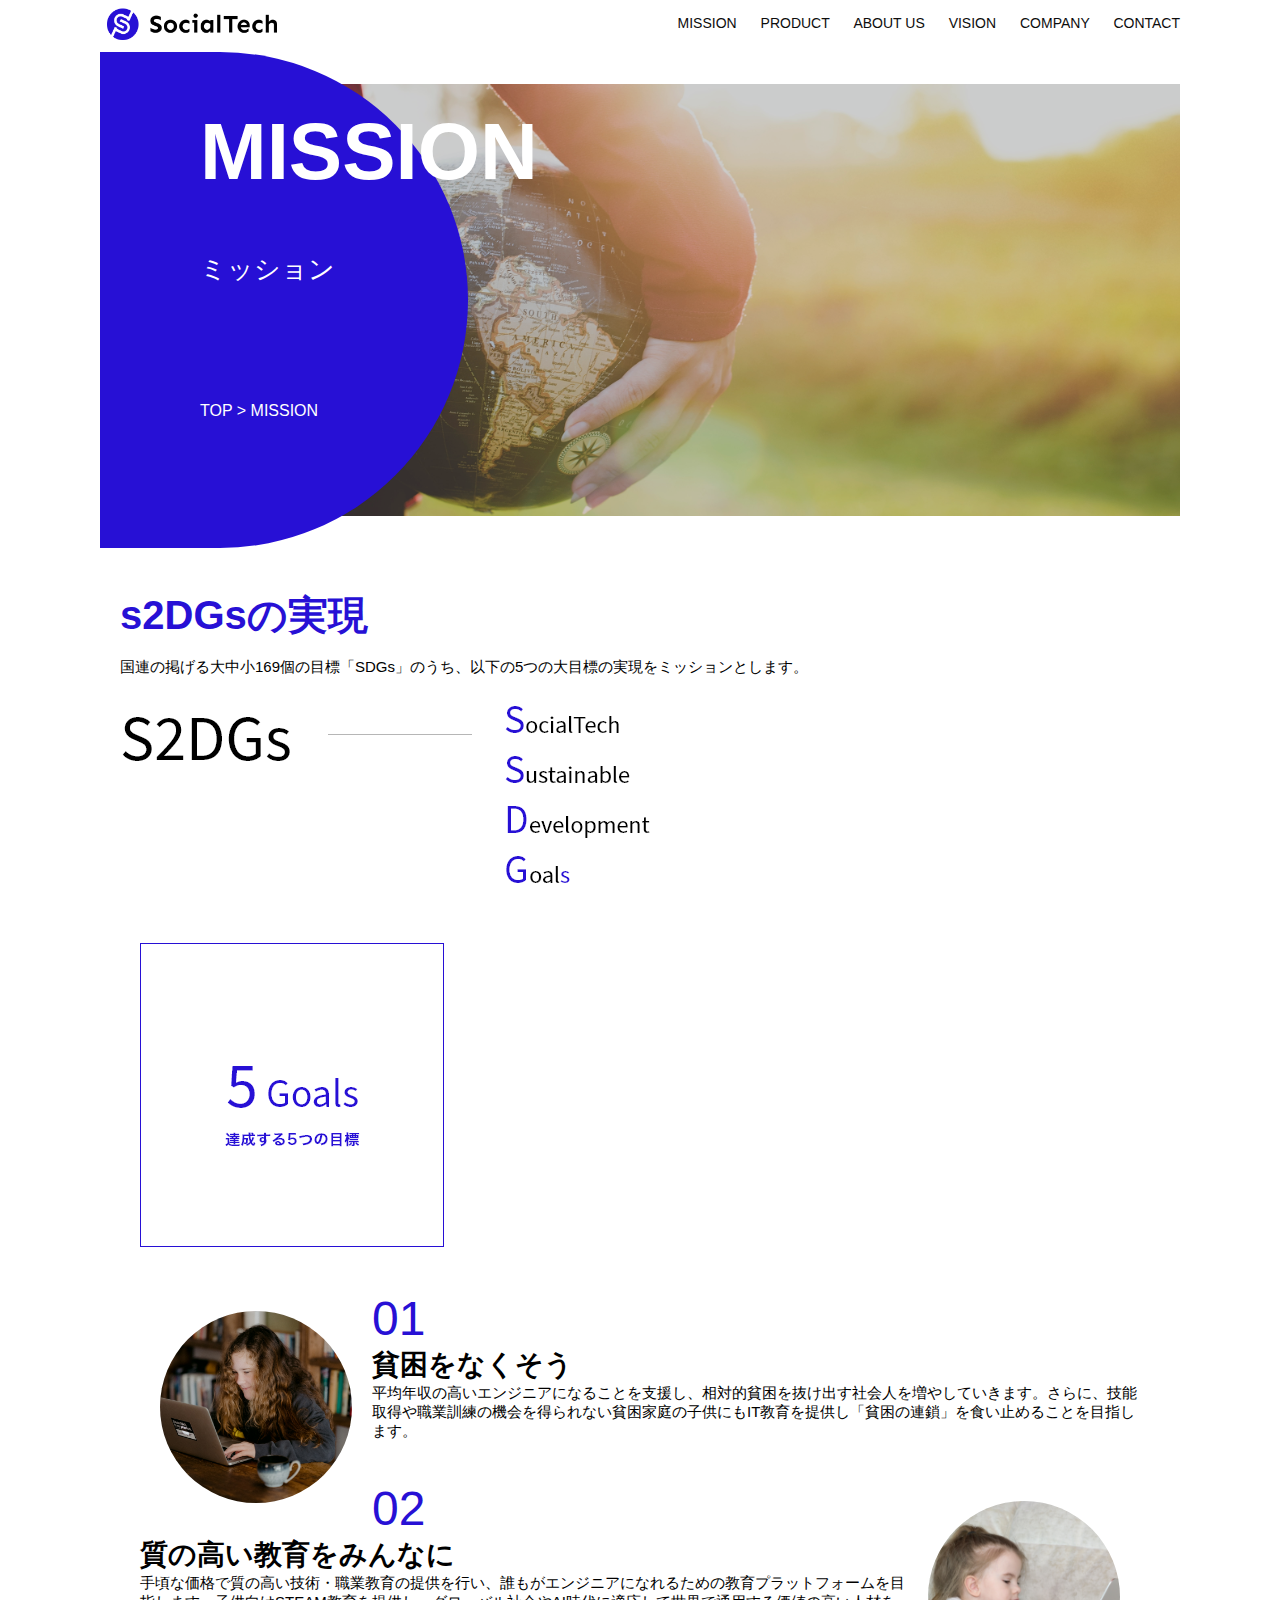
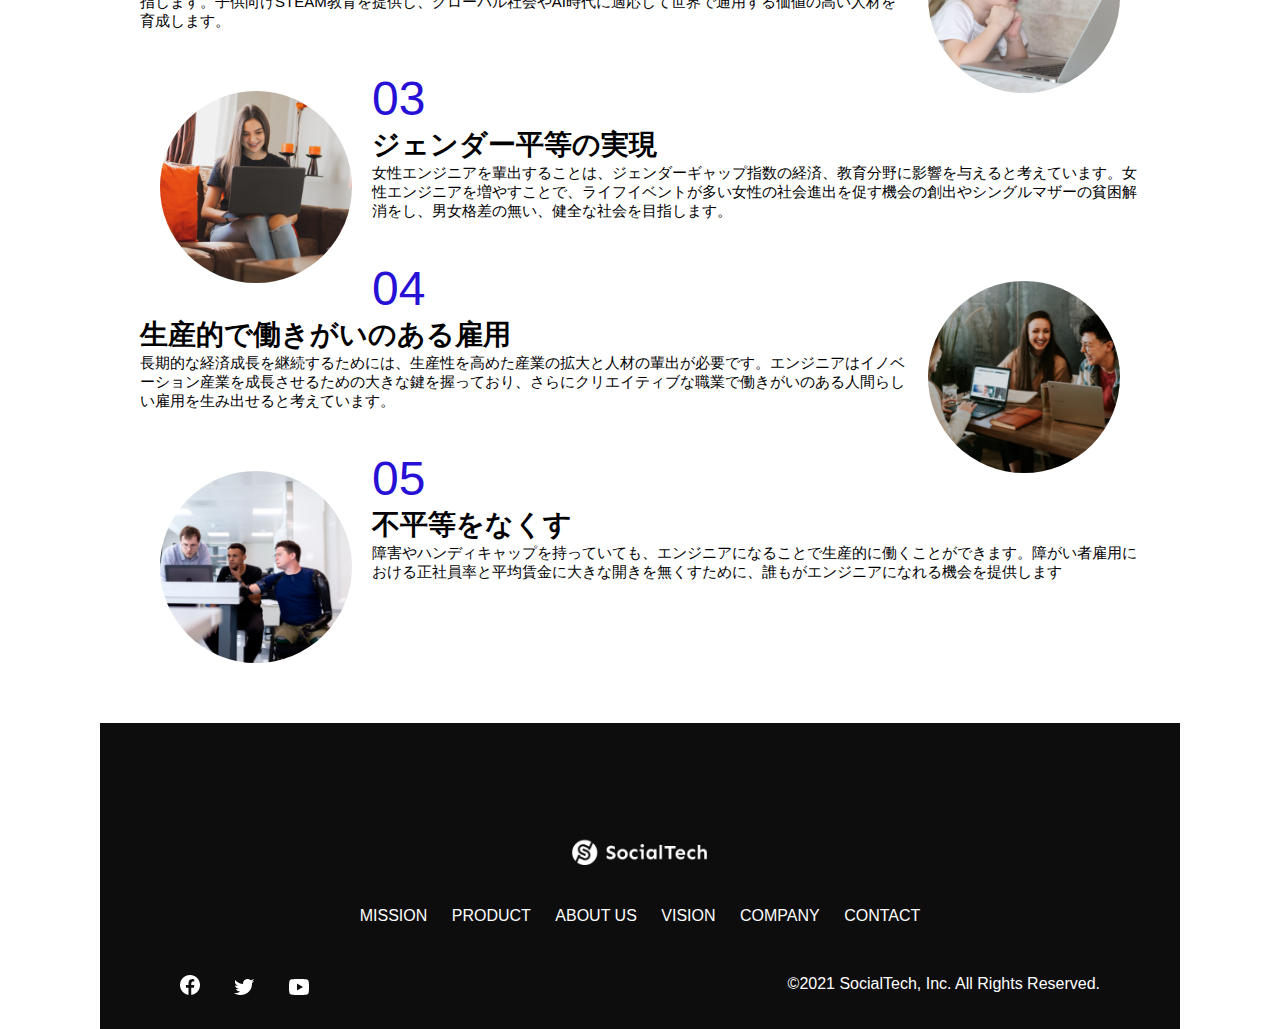
<file: kadai_tutorial_output/mission.html>
<!DOCTYPE html>
<html>
    <head>
        <title>SocialTech - MISSION ミッション</title>
        <meta charset="UTF-8">
        <meta name="description" content="">
        <meta name="viewport" content="width=device-width,initiai-scale=1.0">
        <link rel="stylesheet" href="style.css">
    </head>

    <body>
        <header>
            <!-- ロゴ -->
            <a href="index.html" id="logo"><img src="images/logo.png" alt="トップページに戻る"></a>
            
            <!-- PC用ナビゲーション -->
            <nav id="nav-pc">
                <a href="mission.html">MISSION</a>
                <a href="product.html">PRODUCT</a>
                <a href="index.html#aboutus">ABOUT US</a>
                <a href="index.html#vision">VISION</a>
                <a href="index.html#company">COMPANY</a>
                <a href="index.html#contact">CONTACT</a>
            </nav>
            <!-- スマホ用メニューボタン -->
            <img id="menu-sp" src="images/button-menu.png" alt="ナビゲーションを開く" onclick="document.getElementById('nav-sp').style.display = 'block'">
    
            <!-- スマホ用ナビゲーション  -->
            <nav id="nav-sp">
                <img id="close" src="images/button-close.png" alt="ナビゲーションを閉じる" onclick="document.getElementById('nav-sp').style.display = 'none'">
                <a id="logo-sp" href="index.html" onclick="document.getElementById('nav-sp').style.display = 'none'"><img
                    src="images/logo-sp.png" alt="トップページに戻る"></a>
                <a class="menu" href="mission.html" onclick="document.getElementById('nav-sp').style.display = 'none'">MISSION</a>
                <a class="menu" href="product.html" onclick="document.getElementById('nav-sp').style.display = 'none'">PRODUCT</a>
                <a class="menu" href="index.html#aboutus" onclick="document.getElementById('nav-sp').style.display = 'none'">ABOUTUS</a>
                <a class="menu" href="index.html#vision"
                    onclick="document.getElementById('nav-sp').style.display = 'none'">VISION</a>
                <a class="menu" href="index.html#company"
                    onclick="document.getElementById('nav-sp').style.display = 'none'">COMPANY</a>
                <a class="menu" href="index.html#contact"
                    onclick="document.getElementById('nav-sp').style.display = 'none'">CONTACT</a>
                <div id="sns">
                    <a href="https://www.facebook.com/sejuku2013"><img src="images/button-facebook.png" alt="Facebookのリンク"></a>
                    <a href="https://twitter.com/samuraijuku"><img src="images/button-twitter.png" alt="Twitterのリンク"></a>
                    <a href="https://www.youtube.com/channel/UCCFOQO5aDK0xXam4cUQXT8g"><img src="images/button-youtube.png" alt="YouTubeのリンク"></a>
                </div>
            </nav>
        </header>
        <main>
            <article>
                <section id="mission-main">
                    <div id="mission-title">
                        <h1>MISSION</h1>
                        <span>ミッション</span>
                        <div>TOP > MISSION</div>
                    </div>
                </section>
                <section id="mission-s2dgs">
                    <h2 class="mission-h2">s2DGsの実現</h2>
                    <p>国連の掲げる大中小169個の目標「SDGs」のうち、以下の5つの大目標の実現をミッションとします。</p>
                    <img src="images/mission/mission-s2dgs.png" alt="S2DGs">
                </section>
                <section id="mission-5goals">
                    <div>
                        <div>
                            <img id="s2dgs-image" src="images/mission/mission-5goals.png" alt="5Goals">
                        </div>

                        <div>
                            <img class="fivegoals-image-left" src="images/mission/mission-5goals01.png" alt="PCを操作する女の子">
                            <span class="fivegoals-number">01</span>
                            <h3 class="fivegoals-h3">貧困をなくそう</h3>
                            <p class="fivegoals-p">
                                平均年収の高いエンジニアになることを支援し、相対的貧困を抜け出す社会人を増やしていきます。さらに、技能取得や職業訓練の機会を得られない貧困家庭の子供にもIT教育を提供し「貧困の連鎖」を食い止めることを目指します。
                            </p>
                        </div>

                        <div>
                            <img class="fivegoals-image-right" src="images/mission/mission-5goals02.png" alt="PCを見つめる小さい女の子">
                            <span class="fivegoals-number">02</span>
                            <h3 class="fivegoals-h3">質の高い教育をみんなに</h3>
                            <p class="fivegoals-p">
                                手頃な価格で質の高い技術・職業教育の提供を行い、誰もがエンジニアになれるための教育プラットフォームを目指します。子供向けSTEAM教育を提供し、グローバル社会やAI時代に適応して世界で通用する価値の高い人材を育成します。
                            </p>
                        </div>

                        <div>
                            <img class="fivegoals-image-left" src="images/mission/mission-5goals03.png" alt="">
                            <span class="fivegoals-number">03</span>
                            <h3 class="fivegoals-h3">ジェンダー平等の実現</h3>
                            <p class="fivegoals-p">女性エンジニアを輩出することは、ジェンダーギャップ指数の経済、教育分野に影響を与えると考えています。女性エンジニアを増やすことで、ライフイベントが多い女性の社会進出を促す機会の創出やシングルマザーの貧困解消をし、男女格差の無い、健全な社会を目指します。

                            </p>
                        </div>

                        <div>
                            <img class="fivegoals-image-right" src="images/mission/mission-5goals04.png" alt="笑顔で話し合う3人の男女">
                            <span class="fivegoals-number">04</span>
                            <h3 class="fivegoals-h3">生産的で働きがいのある雇用</h3>
                            <p class="fivegoals-p">長期的な経済成長を継続するためには、生産性を高めた産業の拡大と人材の輩出が必要です。エンジニアはイノベーション産業を成長させるための大きな鍵を握っており、さらにクリエイティブな職業で働きがいのある人間らしい雇用を生み出せると考えています。</p>
                        </div>

                        <div>
                            <img class="fivegoals-image-left" src="images/mission/mission-5goals05.png" alt="障害を持つ男性が生き生きと働く様子">
                            <span class="fivegoals-number">05</span>
                            <h3 class="fivegoals-h3">不平等をなくす</h3>
                            <p class="fivegoals-p">障害やハンディキャップを持っていても、エンジニアになることで生産的に働くことができます。障がい者雇用における正社員率と平均賃金に大きな開きを無くすために、誰もがエンジニアになれる機会を提供します
                            </p>
                        </div>
                        
                    </div>
                </section>
            </article>
            <footer>
                <div id="footer-logo">
                    <img src="images/logo-sp.png" alt="SocialTech">
                </div>
                <div id="footer-link">
                    <a href="mission.html">MISSION</a>
                    <a href="product.html">PRODUCT</a>
                    <a href="index.html#aboutus">ABOUT US</a>
                    <a href="index.html#vision">VISION</a>
                    <a href="index.html#company">COMPANY</a>
                    <a href="index.html#contact">CONTACT</a>
                </div>
                <div id="sns-footer">
                    <a href="https://www.facebook.com/sejuku2013"><img src="images/button-facebook.png" alt="Facebookのリンク"></a>
                    <a href="https://twitter.com/samuraijuku"><img src="images/button-twitter.png" alt="twitterのリンク"></a>
                    <a href="https://www.youtube.com/channel/UCCFOQO5aDK0xXam4cUQXT8g"><img src="images/button-youtube.png" alt="youtubeのリンク"></a>
                    <span id="copyright">&copy;2021 SocialTech, Inc. All Rights Reserved.</span>
                </div>
            </footer>
        </main>
    </body>

</html>
</file>
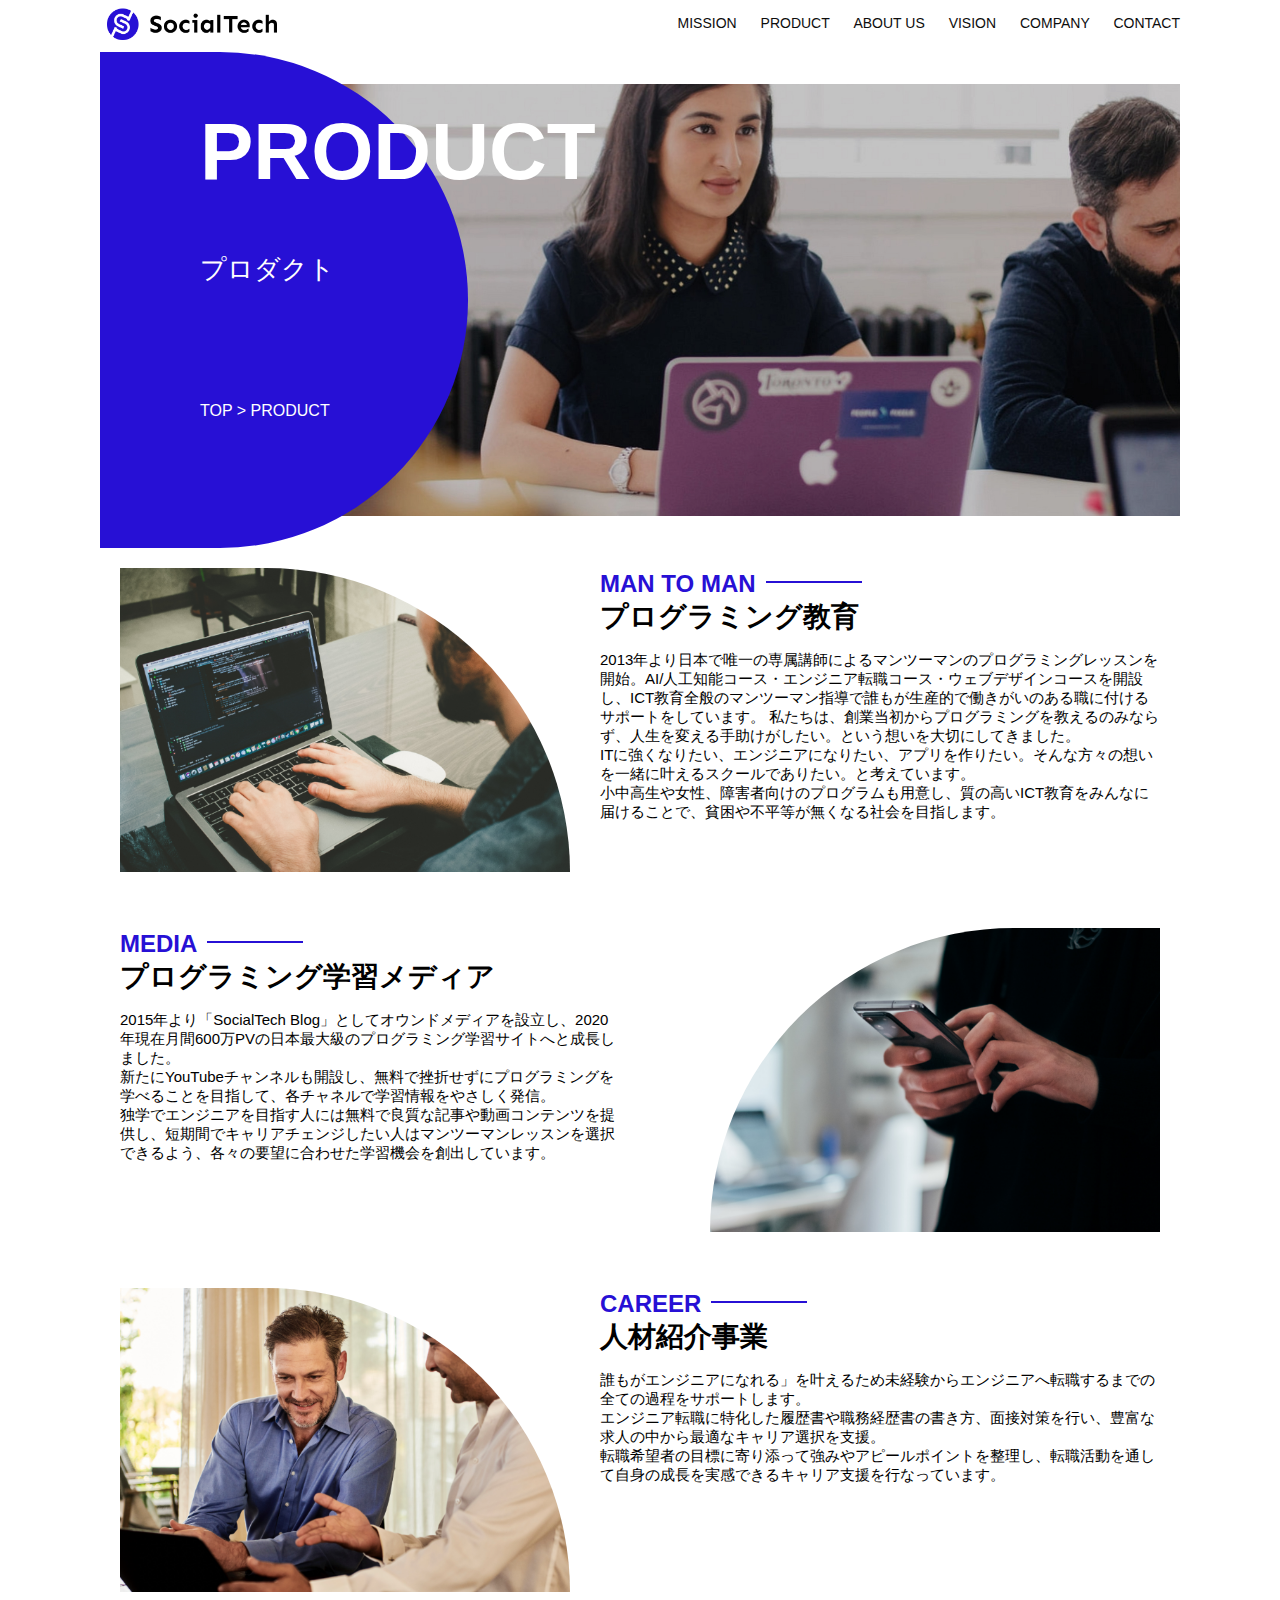
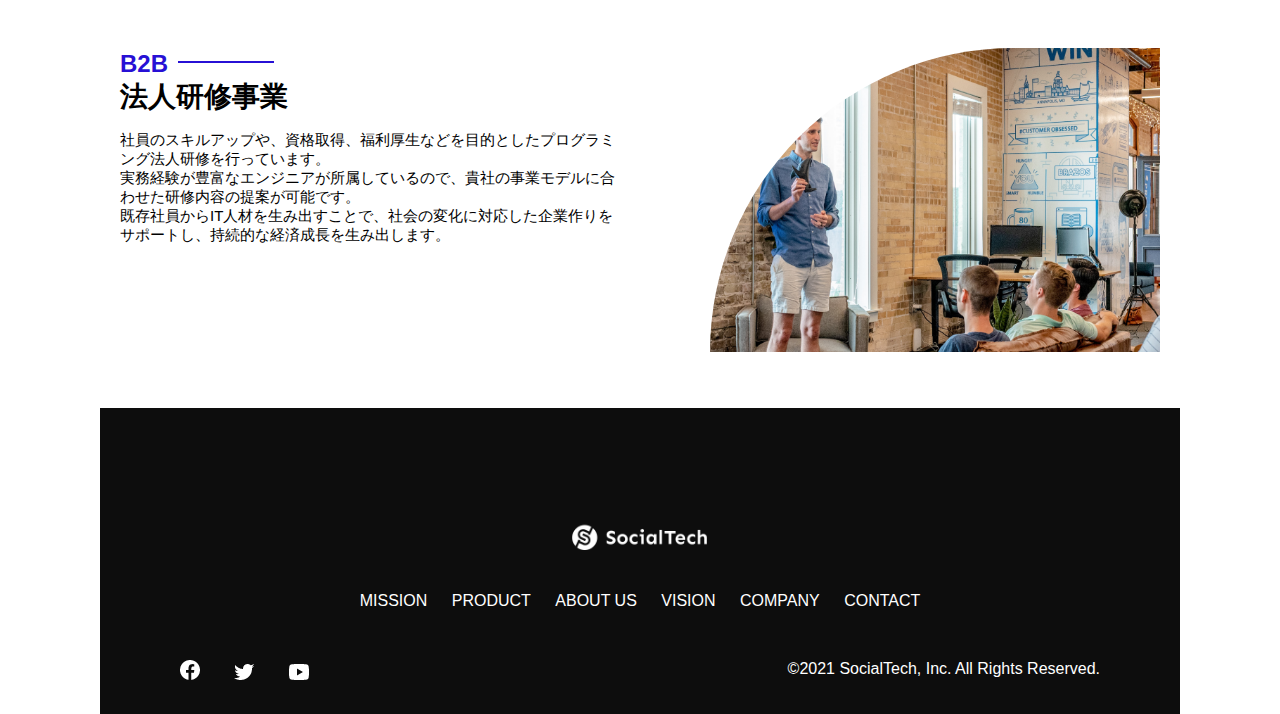
<file: kadai_tutorial_output/product.html>
<!DOCTYPE html>
<html>
    <head>
        <title>SocialTech -PRODUCT プロダクト-</title>
        <meta charset="UTF-8">
        <meta name="description" content="SocialTechの4つのプロダクトを紹介します"> 
        <meta name="viewport" content="width=device-width,initiai-scale=1.0">
        <link rel="stylesheet" href="style.css">
    </head>

<!----=========前　略==========----->

    <body>
        <!-- ヘッダー -->
        <header>
        <!-- ロゴ -->
            <a href="index.html" id="logo"><img src="images/logo.png" alt="トップページに戻る"></a>
        
        <!-- PC用ナビゲーション -->
            <nav id="nav-pc">
                <a href="mission.html">MISSION</a>
                <a href="product.html">PRODUCT</a>
                <a href="index.html#aboutus">ABOUT US</a>
                <a href="index.html#vision">VISION</a>
                <a href="index.html#company">COMPANY</a>
                <a href="index.html#contact">CONTACT</a>
            </nav>
            <!-- スマホ用メニューボタン -->
                <img id="menu-sp" src="images/button-menu.png" alt="ナビゲーションを開く" onclick="document.getElementById('nav-sp').style.display = 'block'">

            <!-- スマホ用ナビゲーション  -->
            <nav id="nav-sp">
                <img id="close" src="images/button-close.png" alt="ナビゲーションを閉じる" onclick="document.getElementById('nav-sp').style.display = 'none'">
                <a id="logo-sp" href="index.html" onclick="document.getElementById('nav-sp').style.display = 'none'"><img
                    src="images/logo-sp.png" alt="トップページに戻る"></a>
                <a class="menu" href="mission.html" onclick="document.getElementById('nav-sp').style.display = 'none'">MISSION</a>
                <a class="menu" href="product.html" onclick="document.getElementById('nav-sp').style.display = 'none'">PRODUCT</a>
                <a class="menu" href="index.html#aboutus" onclick="document.getElementById('nav-sp').style.display = 'none'">ABOUT
                    US</a>
                <a class="menu" href="index.html#vision"
                    onclick="document.getElementById('nav-sp').style.display = 'none'">VISION</a>
                <a class="menu" href="index.html#company"
                    onclick="document.getElementById('nav-sp').style.display = 'none'">COMPANY</a>
                <a class="menu" href="index.html#contact"
                    onclick="document.getElementById('nav-sp').style.display = 'none'">CONTACT</a>
                <div id="sns">
                    <a href="https://www.facebook.com/sejuku2013"><img src="images/button-facebook.png" alt="Facebookのリンク"></a>
                    <a href="https://twitter.com/samuraijuku"><img src="images/button-twitter.png" alt="Twitterのリンク"></a>
                    <a href="https://www.youtube.com/channel/UCCFOQO5aDK0xXam4cUQXT8g"><img src="images/button-youtube.png" alt="YouTubeのリンク"></a>
                </div>
            </nav>
        </header>
        <main>
            <article>
                <section id="product-main">
                    <div id="product-title">
                        <h1>PRODUCT</h1>
                        <span>プロダクト</span>
                        <div>TOP > PRODUCT</div>
                    </div>
                </section>
                <section class="product-section1">
                    <img src="images/product/product-mantoman.png" alt="PCでコードを書く男性">
                    <div>
                        <h2 class="product-h2">MAN TO MAN</h2>
                        <h3 class="product-h3">プログラミング教育</h3>
                        <p>2013年より日本で唯一の専属講師によるマンツーマンのプログラミングレッスンを開始。AI/人工知能コース・エンジニア転職コース・ウェブデザインコースを開設し、ICT教育全般のマンツーマン指導で誰もが生産的で働きがいのある職に付けるサポートをしています。
                            私たちは、創業当初からプログラミングを教えるのみならず、人生を変える手助けがしたい。という想いを大切にしてきました。<br>ITに強くなりたい、エンジニアになりたい、アプリを作りたい。そんな方々の想いを一緒に叶えるスクールでありたい。と考えています。<br>小中高生や女性、障害者向けのプログラムも用意し、質の高いICT教育をみんなに届けることで、貧困や不平等が無くなる社会を目指します。
                        </p>
                    </div>
                </section>
                <section class="product-section2">
                    <div>
                        <h2 class="product-h2">MEDIA</h2>
                        <h3 class="product-h3">プログラミング学習メディア</h3>
                        <p>2015年より「SocialTech
                            Blog」としてオウンドメディアを設立し、2020年現在月間600万PVの日本最大級のプログラミング学習サイトへと成長しました。<br>新たにYouTubeチャンネルも開設し、無料で挫折せずにプログラミングを学べることを目指して、各チャネルで学習情報をやさしく発信。<br>独学でエンジニアを目指す人には無料で良質な記事や動画コンテンツを提供し、短期間でキャリアチェンジしたい人はマンツーマンレッスンを選択できるよう、各々の要望に合わせた学習機会を創出しています。
                        </p>
                    </div>
                    <img src="images/product/product-media.png" alt="スマートフォンを操作する人">
                </section>
                <section class="product-section1">
                    <img src="images/product/product-career.png" alt="笑顔で話し合う２人の男性">
                    <div>
                        <h2 class="product-h2">CAREER</h2>
                        <h3 class="product-h3">人材紹介事業</h3>
                        <p>誰もがエンジニアになれる」を叶えるため未経験からエンジニアへ転職するまでの全ての過程をサポートします。<br>エンジニア転職に特化した履歴書や職務経歴書の書き方、面接対策を行い、豊富な求人の中から最適なキャリア選択を支援。<br>転職希望者の目標に寄り添って強みやアピールポイントを整理し、転職活動を通して自身の成長を実感できるキャリア支援を行なっています。
                        </p>
                    </div>
                </section>
                <section class="product-section2">
                    <div>
                        <h2 class="product-h2">B2B</h2>
                        <h3 class="product-h3">法人研修事業</h3>
                        <p>社員のスキルアップや、資格取得、福利厚生などを目的としたプログラミング法人研修を行っています。<br>実務経験が豊富なエンジニアが所属しているので、貴社の事業モデルに合わせた研修内容の提案が可能です。<br>既存社員からIT人材を生み出すことで、社会の変化に対応した企業作りをサポートし、持続的な経済成長を生み出します。
                        </p>
                    </div>
                    <img src="images/product/product-b2b.png" alt="講演中の男性とそれを聴く人々">
                </section>
            </article>
            <footer>
                <div id="footer-logo">
                    <img src="images/logo-sp.png" alt="SocialTech">
                </div>
                <div id="footer-link">
                    <a href="mission.html">MISSION</a>
                    <a href="product.html">PRODUCT</a>
                    <a href="index.html#aboutus">ABOUT US</a>
                    <a href="index.html#vision">VISION</a>
                    <a href="index.html#company">COMPANY</a>
                    <a href="index.html#contact">CONTACT</a>
                </div>
                <div id="sns-footer">
                    <a href="https://www.facebook.com/sejuku2013"><img src="images/button-facebook.png" alt="Facebookのリンク"></a>
                    <a href="https://twitter.com/samuraijuku"><img src="images/button-twitter.png" alt="twitterのリンク"></a>
                    <a href="https://www.youtube.com/channel/UCCFOQO5aDK0xXam4cUQXT8g"><img src="images/button-youtube.png" alt="youtubeのリンク"></a>
                    <span id="copyright">&copy;2021 SocialTech, Inc. All Rights Reserved.</span>
                </div>
            </footer>
        </main>
    </body>
</html>
</file>
<file: html-css-kadai_013/style.css>
/* PC、スマホ共通スタイル */
body {
  font-family: "Source Sans Pro", "Hiragino Kaku Gothic ProN", Meiryo, Arial,
    sans-serif;
}

p {
  font-size: 15px;
}

#main-visual>img {
  width: 100%;
}

/*================
PC用のスタイル 
=================*/
@media screen and (min-width: 768px) {
  /* 横幅設定 */
  body {
    max-width: 1080px;
    min-width: 960px;
    margin: 0 auto 0 auto;
  }

  /* ヘッダー */
  header {
    display: flex;
    justify-content: space-between;
  }

  /* ナビゲーションのレイアウト */
  #nav-pc {
    text-align: right;
    font-size: 14px;
    padding-top: 15px;
  }

  #menu-sp,#nav-sp{
    display: none;
  }


  /* ナビゲーションのリンクの装飾設定 */
  #nav-pc>a {
    text-decoration: none;
    margin-left: 20px;
  }

  #nav-pc>a:link {
    color: #0d0d0d;
  }

  #nav-pc>a:visited {
    color: #0d0d0d;
  }

  #nav-pc>a:hover {
    color: #0d0d0d;
    text-decoration: underline;
  }

  #nav-pc>a:active {
    color: #0d0d0d;
  }
}

/*====================
  スマートフォン用のスタイル
  =====================*/
  @media screen and (max-width:767px) {

    body{
      min-width: 375px;
      margin: 0;
    }

    #nav-pc{
      display: none;
    }
    #menu-sp{
      float: right;
      padding: 0;
    }
    
    #nav-sp{
      background-color: #ce933e;
      position: absolute;
      left: 0;
      top: 0;
      height: 100%;
      width: 100%;
      display: none;
      z-index: 100;
    }
    
    #close{
      position: absolute;
      top: 0;
      right: 0;
    }

    #logo-sp{
      margin: 80px 0px 30px 20px;
    }

    #nav-sp > a{
      display: block;
    }

    #nav-sp > a:link{
      color: #ffffff;
    }

    #nav-sp > a:visited{
      color: #ffffff;
    }

    #nav-sp > a:hover{
      color: #ffffff;
      text-decoration: underline;
    }

    #nav-sp > a:active{
      color: #ffffff;
    }

    #nav-sp > .menu{
      text-decoration: none;
      display: block;
      margin: auto 20px auto 20px;
      height: 44px;
      font-size: 16px;
      background-image: url("images/arrow.png");
      background-repeat: no-repeat;
      background-position: right top;
    }



  }
</file>
<file: kadai_tutorial_output/style.css>
/* PC、スマホ共通スタイル */
body{
    font-family: "Source Sans Pro","Hiragino Kaku Gothic ProN",Meiryo,Arial,sans-serif;
    }

p{
    font-size: 15px;
}

/* ===============
PC用のスタイル
=================*/
@media screen and (min-width: 768px) {
/* 横幅設定 */
body{
    max-width: 1080px;
    min-width: 960px;
    margin: 0 auto 0 auto;
}

/* ヘッダー */
header {
    display: flex;
    justify-content: space-between;
  }

/* ナビゲーションのレイアウト */
#nav-pc {
    text-align: right;
    font-size: 14px;
    padding-top: 15px;
  }
  
  /* ナビゲーションのリンクの装飾設定 */
  #nav-pc > a {
    text-decoration: none;
    margin-left: 20px;
  }
  #nav-pc > a:link {
    color: #0d0d0d;
  }
  #nav-pc > a:visited {
    color: #0d0d0d;
  }
  #nav-pc > a:hover {
    color: #0d0d0d;
    text-decoration: underline;
  }
  #nav-pc > a:active {
    color: #0d0d0d;
  }

  /* スマホ用ナビを非表示 */
  #menu-sp,#nav-sp{
    display: none;
  }


  /* メインビジュアル */
  #main-visual {
    position: relative;
    height: 400px;
  }

  #main-message{
    position: absolute;
    top: 0;
    left: 0;
    background-color: #2710d5;
    color: #ffffff;
    border-radius: 0 0 476px 0;
    max-width: 620px;
    height: 100%;
    width: 100%;
    z-index: 11;
  }

  #main-message>h1{
    font-size: 60px;
    font-weight: bold;
    margin: 100px 0 0 50px;
  }
  #main-message>p{
    font-size: 28px;
    margin: 0 0 0 50px;
  }

  #main-visual>img{
    max-width: 620px;
    border-radius: 476px 0 0 0;
    position: absolute;
    top: 0;
    right: 0;
    z-index: 10;
  }
/* 見出し */
h2{
    margin: 40px 0 0 0 ;  
  }

h2::after{
    content: url(images/line.png);
    margin-left: 10px;
  }

h3{
    font-size: 27px;
  }

/* ミッション */
#mission{
    margin: 80px auto 80px auto;
    width: 100%;
  }
#mission-flex{
    width: 100%;
    display: flex;
  }

#mission-flex>div{
    width: 50%;
    margin: 20px;
  }

#mission-photo{
    width: 100%;
  }
#s2dgs{
    margin-top: 50px;
    width: 100%;
  }

/* プロダクト */
#product {
  background-color: #fafafa;
  margin: 80px 0 80px 0;
  padding: 10px 40px 0px 40px;
}

/* 外枠 */
#product > div {
  margin-top: 40px;
  display: flex;
}

/* 左のカラム */
#product-left {
  width: 50%;
  margin-right: 20px;
}

/* 右のカラム */
#product-right {
  width: 50%;
  margin-left: 20px;
  margin-top: 80px;
}

/* 画像＋説明の枠 */
#product-left > div {
  position: relative;
  height: 480px;
  margin-right: 20px;
}
#product-right > div {
  position: relative;
  height: 480px;
  margin-left: 20px;
}

/* 画像 */
.product-photo {
  width: 100%;
}

/* 説明文の枠 */
.product-explain {
  background-color: #ffffff;
  position: absolute;
  left: 0;
  top: 280px;
  margin: 0 40px 0 40px;
  padding: 20px;
  box-shadow: 5px 5px 10px rgba(0, 0, 0, 0.05);
}

/* 説明文の英語 */
.product-explain > span {
  color: #2710d5;
  font-weight: bold;
  font-size: 16px;
  margin: 0;
}

/* 説明文の見出し */
.product-explain > h3 {
  font-size: 20px;
  margin: 5px 0 5px 0;
}

/* 説明文 */
.product-explain > p {
  font-size: 14px;
  margin: 0;
}

/* 「もっとみる」ボタン */
#product-more {
    margin: 0 auto -42px auto;}

/* ABOUT US */
#aboutuus{
  margin: 80px auto 80px auto;
}

/* ３つの組織文化と画像を入れる */
#aboutus>div{
  display: flex;
}
/* 画像 */
.culture-img{
  width: 100%;
  align-self: flex-start;
}

.culture-img2{
  margin-top: 50px;
  width: 100%;
}

/* ３つの組織文化の表 */
.culture-table{
  margin-right: 50px;
}

/* 番号 */
.culture-num{
  font-size: 80px;
  color: #2710d5;
  margin: 0 20px 0 0;
}

/* 組織文化英語 */
.culture-en{
  color: #2710d5;
  font-weight: bold;
  font-size: 24px;
  display: block;
}

/* 組織文化日本語 */
.culture-jp{
  font-weight: bold;
  font-size: 28px;
}

/* 説明文 */
.culture-description{
  margin: 0;
}

/* ビジョン */
#vision{
  margin: 80px auto 80px auto;
}

 /* セクション内の外枠 */
#vision>div{
  width: 100%;
  display: flex;
  justify-content: space-between;
  flex-wrap: wrap;
}

 /* 7つの行動指針の枠 */
.vision-box{
  width: 300px;
  height: 300px;
  margin-bottom: 30px;
  position: relative;
}

.vision-box > img{
  width: 100%;
  height: auto;
  position: absolute;
  top: 0;
  left: 0;
  z-index: 30;
}

.vision-box > span{
  position: absolute;
  top: 0;
  left: 0;
  z-index: 31;
  margin-right: 20px;
}

.vision-box >span > h4{
  color: #2710d5;
  font-size: 19px;
  margin: 80px 0 0 0; 
}

.vision-box > span >h4::first-letter{
  font-size: 40px;
}

.vision-box > span >h5{
  font-size: 20px;
  margin: 0 0 0 0;
}

.vision-box > span >p{
  margin-top: 10px 0 0 0 0;
}

/*-- 会社概要--*/
#company{
  margin: 80px auto 80px auto;
}
#company-table{
  width: 100%;
}

.tableheader{
  text-align: left;
  padding: 20px;
  border-bottom-color: #2710d5;
  border-bottom-width: 1px;
  border-bottom-style: solid;
  width: 100px;
}

.tableheader-first{
  text-align: left;
  padding: 20px;
  border-bottom-color: #2710d5;
  border-bottom-width: 1px;
  border-bottom-style: solid;
  border-top-color: #2710d5;
  border-top-width: 1px;
  border-top-style: solid;
  width: 100px;
}

.cell{
  padding: 30px;
  border-bottom-color: #ececec;
  border-bottom-width: 1px;
  border-bottom-style: solid;
}

.cell-first{
  padding: 30px;
  border-bottom-color: #ececec;
  border-bottom-width: 1px;
  border-bottom-style: solid;
  border-top-color: #ececec;
  border-top-width: 1px;
  border-top-style: solid;
  }

  #company>iframe{
    width: 100%;
    height: 368px;
    margin-top: 40px;
  }

/* お問い合わせ */
#contact{
  margin: 80px auto 80px auto;
}

#contact > form > div{
  display: flex;
  flex-direction: row;
  flex-wrap: wrap;
  padding: 30px;
}

.contact-heading{
  width: 240px;
  align-self: center;
}

/* 見出しのラベル */
.contact-label{
  font-weight: bold;
}

/* 必須 */
.contact-span{
  color: #ce2222;
  margin: 0 0 0 20px;
  font-weight: bold;
}

/* テキストボックス */
.contact-textbox{
  border-top: 0;
  border-left: 0;
  border-right: 0;
  border-bottom-width: 1px;
  border-bottom-color: #707070;
  border-bottom-style: solid;
  background-color: #fafafa;
  width: 400px;
  height: 56px;

}

/* お問い合わせのテキストエリア */
.contact-textarea{
  border-top: 0;
  border-left: 0;
  border-right: 0;
  border-bottom-width: 1px;
  border-bottom-color: #707070;
  border-bottom-style: solid;
  background-color: #fafafa;
  width: 400px;
  height: 200px;
}

/* 個人情報の取り扱い */
details{
  width: 700px;
}

details > div{
  background-color: #fafafa;
  padding: 20px;
  padding: 20px 20px 20px 20px;
}

details > div >span{
  font-weight: bold;
}

/* フッター */
footer{
  background-color: #0d0d0d;
  text-align: center;
  padding: 80px 80px 30px 80px;
}

#footer-logo{
  margin: 30px;
}

#footer-link{
  margin: 0 0 50px 0;
}

#footer-link > a{
  text-decoration: none;
  margin:  10px 10px 10px 10px ;
}

#footer-link > a:link{
  color: #ffffff;
}

#footer-link > a:visited{
  color: #ffffff;
}

#footer-link > a:hover{
  color: #ffffff;
  text-decoration: underline;
}

#footer-link > a:active{
  color: #ffffff;
}

#sns-footer{
  text-align: left;
  width: 100%;
}

#sns-footer > a{
  margin: 0 30px 0 0;
}

#copyright{
  color: #ffffff;
  float: right;
}

/* misson-.htl用スタイル */
/* ミッションのメインビジュアル */

#mission-main{
  height: 496px;
  width: 100%;
  background-image: url(images/mission/mission-main.png);
  background-repeat: no-repeat;
  background-position-y: center;
}

#mission-title{
  background-color: #2710d5;
  width: 368px;
  color: #ffffff;
  height: 496px;
  border-radius: 0 248px 248px 0;
  position: relative;
}

#mission-title > h1{
  position: absolute;
  top: 0;
  left: 100px;
  font-size: 80px;
}

#mission-title > span{
  position: absolute;
  top: 200px;
  left: 100px;
  font-size: 26px;
}

#mission-title > div{
  position: absolute;
  top: 350px;
  left: 100px;
  font-size: 16px;
}

#mission-s2dgs{
  width: 100%;
  margin: 20px;
}

.mission-h2{
  color: #2710d5;
  font-size: 40px;
}

.mission-h2::after{
  content: none;
}

#mission-5goals{
  margin: 20px;
  display: flex;
}

#mission-5goals > div{
  flex-grow: 1;
  padding: 20px;
}

#mission-5goals > div >div{
  margin-bottom: 40px;
}

.fivegoals-image-right{
  float: right;
  margin: 20px;
}

.fivegoals-image-left{
  float: left;
  margin: 20px;
}

.fivegoals-number{
  color: #2710d5;
  font-size: 48px;
  margin: 0;
}

.fivegoals-h3{
  font-size: 28px;
  margin: 0;
}

.fivegoals-p{
  margin: 0;
}

 /* プロダクトページ */
#product-main{
  height: 496px;
  width: 100%;
  background-image: url(images/product/product-main.png);
  background-repeat: no-repeat;
  background-position-y: center;
}

#product-title{
  background-color: #2710d5;
  width: 368px;
  color: #ffffff;
  height: 496px;
  border-radius: 0 248px 248px 0;
  position: relative;
}

#product-title > h1{
  position: absolute;
  top: 0;
  left: 100px;
  font-size: 80px;
}

#product-title > span{
  position: absolute;
  top: 200px;
  left: 100px;
  font-size: 26px;
}

#product-title > div{
  position: absolute;
  top: 350px;
  left: 100px;
  font-size: 16px;
}

/* セクション1 */
.product-section1{
  position: relative;
  margin: 20px;
  height: 340px;
}

.product-section1 > img{
  position: absolute;
  top: 0;
  left: 0;
  width: 450px;
  margin-right: 40px;
  margin-bottom: 30px;
  border-radius: 0 432px 0 0;
}

.product-section1 > div{
  position: absolute;
  top: 0;
  left: 480px;
}

 /* セクション2 */
.product-section2{
  position: relative;
  margin: 20px;
  height: 340px;
}

.product-section2 > img{
  position: absolute;
  top: 0;
  right: 0;
  width: 450px;
  margin-left: 40px;
  margin-bottom: 30px;
  border-radius: 432px 0 0 0;
}

.product-section2 > div{
  width: 500px;
  position: absolute;
  top: 0;
  left: 0;
}

.product-h2{
  color: #2710d5;
  font-size: 24px;
  margin: 0;
}

.product-h3{
  font-size: 28px;
  margin: 0;
}



}

/*====================
  スマートフォン用のスタイル
  =====================*/
  @media screen and (max-width: 767px) {
  body{
    min-width: 375px;
    margin: 0;
  }

  /* PC用ナビゲーション非表示 */
  #nav-pc{
    display: none;
  }

  /* ハンバーガーメニュー */
  #menu-sp{
    float: right;
    padding: 0;
  }

  /* スマホ用ナビゲーションの表示切替 */
  /* 初期状態、レイアウトと表示切替 */
  #nav-sp{
    background-color: #2710d5;
    position: absolute;
    left: 0;
    top: 0;
    height: 100%;
    width: 100%;
    display: none;
    z-index: 100;
  }

/* ×ボタン */
#close{
  position: absolute;
  top: 20px;
  right: 20px;
}

/* ナビゲーションメニュー用ロゴ */
  #logo-sp{
    margin: 80px 0 30px 20px;
  }

/* ナビゲーションのリンクの装飾設定 */
#nav-sp > a{
  display: block;
}

#nav-sp > a:link{
  color: #ffffff;
}

#nav-sp > a:visited{
  color: #ffffff;

}

#nav-sp > a:hover {
  color: #ffffff;
  text-decoration: underline;
}

#nav-sp > a:active{
  color: #ffffff;
}

#nav-sp > .menu{
  text-decoration: none;
  display: block;
  margin: 0 20px 0 20px;
  height: 44px;
  font-size: 16px;
  background-image: url(images/arrow.png);
  background-repeat: no-repeat;
  background-position: right top;
}

#sns{
  position: absolute;
  bottom: 20px;
  left: 20px;
}

#sns > a{
  margin-right: 30px;
}


  /* メインビジュアル */
  #main-visual{
    overflow: hidden;
    position: relative;
    height: 470px;
    width: 100%;
  }

  #main-visual > div{
    position: absolute;
    top: 0;
    left: 0;
    background-color: #2710d5;
    color: white;
    border-radius: 0 0 476px 0;
    text-align: center;
    height: 280px;
    width: 100%;
    z-index: 11;
  }

  #main-visual > div >h1{
    font-size: 28px;
    margin: 90px 0 0 0;
  }

  #main-visual > div >p{
    margin: 0;
  }

  #main-visual > img{
    width: 100%;
    border-radius: 476px 0 0 0;
    z-index: 10;
    position: absolute;
    bottom: 0;
    right: 0;
  }

  h2::after{
    content: url(images/line.png);
    margin: 0  0 0 10px;
  }

  h3{
    font-size: 24px;
    margin: 10px 0 0 0;
  }

/* ミッション */

  #mission{
    margin: 20px;
  }

  #mission-photo{
    width: 100%;
  }

  #s2dgs{
    width: 100%;
  }

  /* プロダクト */
  #product{
    background-color: #fafafa;
    padding-top: 10px;
  }

  #product h2{
    margin: 0 0 0 20px;
  }

  #product-left,
  #product-right{
    margin-right: 20px;
    margin-left: 20px;
  }

  /* 画像＋説明の枠 */
  #product-left > div,
  #product-right > div{
    position: relative;
    height: 540px;
  }

  /* 説明文の枠 */
  .product-explain{
    background-color: #ffffff;
    position: absolute;
    left: 0;
    bottom: 50px;
    padding: 20px;
    box-shadow: 5px 5px 10px rgba(0, 0, 0, 0.05);
  }

  .product-explain > span{
    color: #2710d5;
    font-weight: bold;
    font-size: 16px;
    margin: 0;
  }

  .product-explain > h3{
    margin: 10px 0 10px 0;
  }

  /* 画像 */
  .product-photo{
    width: 100%;
  }

  #product-more{
    margin: 0 0 -42px 20px;
  }

  /* ABOUT US */
  #aboutus{
    margin: 80px 20px 80px 20px;
  }

  #aboutus > div{
    display: flex;
    flex-direction: column;
  }

  .culture-table{
    width: 100%;
    padding-right: 20px;
    order: 2;
  }

  .culture-img{
    width: 100%;
    order: 1;
  }

  .culture-img2{
    width: 100%;
  }

  .culture-num{
    font-size: 80px;
    color: #2710d5;
  }

  .culture-en{
    color: #2710d5;
    font-weight: bold;
    font-size: 24px;
    display: block;
  }

  .culture-jp{
    display: block;
  }

  .ulture-description{
    margin: 0;
  }

  /* ビジョン */
  #vision{
    margin: 80px 20px 80px 20px;
  }

  .vision-box{
    width: 300px;
    height: 300px;
    margin-bottom: 30px;
    position: relative;
  }

  .vision-box > img{
    width: 100%;
    height: auto;
    position: absolute;
    top: 0;
    left: 0;
    z-index: 30;
  }

  .vision-box > span{
    position: absolute;
    top: 0;
    left: 0;
    z-index: 31;
    margin: 20px;
  }

  .vision-box > span > h4{
    color: #2710d5;
    font-size: 19px;
    margin: 60px 0 0 0;
  }

  .vision-box > span > h5{
    font-size: 20px;
    margin: 0;
  }

  .vision-box > span > p{
    margin: 10px 0 0 0;
  }

  /* 会社概要 */
  #company{
    margin: 0 20px 0 20px;
  }

  #company > h3{
    margin: 0 0 20px 0;
  }

  #company > table{
    width: 100%;
  }

  .tableheader-first{
    text-align: left;
    padding: 20px;
    border-bottom-color: #2710d5;
    border-bottom-width: 1px;
    border-bottom-style: solid;
    border-top-color: #2710d5;
    border-top-width: 1px;
    border-top-style: solid;
    width: 50px;
  }

  .tableheader{
    text-align: left;
    padding: 20px;
    border-bottom-color: #2710d5;
    border-bottom-width: 1px;
    border-bottom-style: solid;
    width: 50px;
  }

  .cell{
    padding: 20px;
    border-bottom-color: #ececec;
    border-bottom-width: 1px;
    border-bottom-style: solid;
  }

  .cell-first{
    padding: 20px;
    border-bottom-color: #ececec;
    border-bottom-width: 1px;
    border-bottom-style: solid;
    border-top-color: #ececec;
    border-top-width: 1px;
    border-top-style: solid;
  }

  #company > iframe{
    width: 100%;
    height: 240px;
    margin: 40px 0 0 0;
  }

/* 問い合わせ */

  #contact{
    margin: 80px 20px 80px 20px;
  }

  #contact > h3{
    margin-bottom: 20px;
  }

  #contact > form > div{
    margin-bottom: 20px;
  } 

  .contact-heading{
    margin: 20px;
  }

  /* ラベル */
  .contact-label{
    font-weight: bold;
  }

  /* 必須 */
  .contact-span{
    color: #ce2222;
    margin-left: 20px;
    font-weight: bold;
  }

  .contact-textbox{
    height: 56px;
    border-top: 0;
    border-left: 0;
    border-right: 0;
    background-color: #fafafa;
    border-bottom-color: #707070;
    border-bottom-width: 1px;
    border-bottom-style: solid;
    min-width: 300px;
    width: 100%;
  }

  .contact-textarea{
    height: 150px;
    border-top: 0;
    border-left: 0;
    border-right: 0;
    background-color: #fafafa;
    width: 100%;
  }

  .radiobutton{
    margin-bottom: 20px;
  }

  .radiobutton+label::after{
    content: "\A";
    white-space: pre;
  }

  /* フッター */
  footer{
    background-color: #0d0d0d;
    padding: 30px 20px 50px 20px;
  }

  #footer-logo{
    margin-bottom: 30px;
  }

  #footer-link{
    margin-bottom: 50px;
  }

  #footer-link > a{
    text-decoration: none;
    margin-right: 20px;
    margin-bottom: 30px;
    display: block;
    background-image: url(images/arrow.png);
    background-repeat: no-repeat;
    background-position: right top;
  }

  #footer-link > a:link{
    color: #ffffff;
  }

  #footer-link > a:visited{
    color: #ffffff;
  }

  #footer-link > a:hover{
    color: #ffffff;
    text-decoration: underline;
  }

  #footer-link > a:active{
    color: #ffffff;
  }

  #sns-footer > a{
    margin-right: 30px;
  }

  #copyright{
    font-size: 12px;
    display: block;
    margin-top: 30px;
    color: #ffffff;
  }

/* mission.html用スタイル */
   /* ミッションのメインビジュアル */
  #mission-main{
    height: 256px;
    width: 100%;
    background-image: url(images/mission/mission-main.png);
    background-repeat: no-repeat;
    background-position-y: center;
    background-size: auto 208px;
  }

  #mission-title{
    background-color: #2710d5;
    width: 136px;
    color: #ffffff;
    height: 256px;
    border-radius: 0 248px 248px 0;
    position: relative;
  }

  #mission-title > h1{
    position: absolute;
    top: 0;
    left: 20px;
    font-size: 40px;
  }

  #mission-title > span{
    position: absolute;
    top: 110px;
    left: 20px;
    font-size: 18px;
  }

  #mission-title > div{
    position: absolute;
    top: 180px;
    left: 20px;
    font-size: 13px;
  }

  #mission-s2dgs{
    margin: 20px;
  }
/* ミッションページ　S2DGSの設定 */
  .mission-h2{
    color: #2710d5;
    font-size: 38px;
  }

  .mission-h2::after{
    content: none;
  }

  #mission-s2dgs > img{
    width: 100%;
  }

/* ミッションページ　5Goalsの設定 */
  #mission-5goals{
    margin: 20px;
  }

  #mission-5goal > div > div{
    margin: 40px;
  }

  #s2dgs-image{
    width: 100%;
  }

  .fivegoals-image-right{
    margin: 20px auto 20px auto;
    display: block;
  }

  .fivegoals-image-left{
    margin: 20px auto 20px auto;
    display: block;
  }

  .fivegoals-number{
    color: #2710d5;
    font-size: 48px;
    margin: 0;
  }

  .fivegoals-h3{
    font-size: 28px;
    margin: 0;
  }

  .fivegoals-p{
    margin: 0;
  }

 /* プロダクトページ */
  #product-main{
    height: 256px;
    width: 100%;
    background-image: url(images/product/product-main.png);
    background-repeat: no-repeat;
    background-position-y: center;
    background-size:  auto 208px;
  }

  #product-title{
    background-color: #2710d5;
    width: 136px;
    color: #ffffff;
    height: 256px;
    border-radius: 0 248px 248px 0;
    position: relative;
  }

  #product-title > h1{
    position: absolute;
    top: 0;
    left: 20px;
    font-size: 40px;
  }

  #product-title > span{
    position: absolute;
    top: 110px;
    left: 20px;
    font-size: 18px;
  }

  #product-title > div{
    position: absolute;
    top: 180px;
    left: 20px;
    font-size: 13px;
  }

  .product-section1{
    margin: 20px;
    width: 100%;
    border-radius: 300px;
  }

  .product-section1 > img{
    width: 100%;
    border-radius: 0 300px 0 0;
  }

  .product-section2{
    margin: 20px;
    display: flex;
    flex-direction: column;
  }

  .product-section2 > img{
    order: 1;
    width: 100%;
    border-radius: 300px 0 0 0;
  }

  .product-section2 > div{
    order: 2;
  }

  .product-h2{
    color: #2710d5;
    font-size: 24px;
    margin: 0;
  }

  .product-h3{
    font-size: 28px;
    margin: 0;
  }

  }
</file>
<file: socialtech-kadai_012/style.css>
/* PC、スマホ共通スタイル */
body {
  font-family: "Source Sans Pro", "Hiragino Kaku Gothic ProN", Meiryo, Arial,
    sans-serif;
}

p {
  font-size: 15px;
}

/*================
PC用のスタイル 
=================*/
/* 横幅設定 */
body {
  max-width: 1080px;
  min-width: 960px;
  margin: 0 auto 0 auto;
}

/* ヘッダー */
header {
  display: flex;
  justify-content: space-between;
}

/* ナビゲーションのレイアウト */
#nav-pc {
  text-align: right;
  font-size: 14px;
  padding-top: 15px;
}

/* ナビゲーションのリンクの装飾設定 */
#nav-pc>a {
  text-decoration: none;
  margin-left: 20px;
}

#nav-pc>a:link {
  color: #0d0d0d;
}

#nav-pc>a:visited {
  color: #0d0d0d;
}

#nav-pc>a:hover {
  color: #0d0d0d;
  text-decoration: underline;
}

#nav-pc>a:active {
  color: #0d0d0d;
}

/* メインビジュアル*/
#main-visual {
  position: relative;
  height: 400px;
}

#main-message {
  position: absolute;
  top: 0;
  left: 0;
  background-color: #2710d5;
  color: #ffffff;
  border-radius: 0 0 476px 0;
  max-width: 620px;
  height: 100%;
  width: 100%;
  z-index: 11;
}

#main-message>h1 {
  font-size: 60px;
  font-weight: bold;
  margin: 100px 0 0 50px;
}

#main-message>p {
  font-size: 28px;
  margin: 0 0 0 50px;
}

#main-visual>img {
  max-width: 620px;
  border-radius: 476px 0 0 0;
  position: absolute;
  top: 0;
  right: 0;
  z-index: 10;
}

/* 見出し */
h2 {
  margin: 40px 0 0 0;
}

h2::after {
  content: url("images/line.png");
  margin-left: 10px;
}

h3 {
  font-size: 27px;
}

/* ミッション */
#mission {
  margin: 80px auto 80px auto;
  width: 100%;
}

#mission-flex {
  width: 100%;
  display: flex;
}

#mission-flex>div {
  width: 50%;
  margin: 20px;
}

#mission-photo {
  width: 100%;
}

#s2dgs {
  margin-top: 50px;
}

/* プロダクト */
#product {
  background-color: #fafafa;
  width: 100%;
  margin: 80px 0 80px 0;
  padding: 10px 40px 0px 40px;
}

/* 外枠 */
#product>div {
  margin-top: 40px;
  display: flex;
}

/* 左のカラム */
#product-left {
  width: 50%;
  margin-right: 20px;
}

/* 右のカラム */
#product-right {
  width: 50%;
  margin-left: 20px;
  margin-top: 80px;
}

/* 画像＋説明の枠 */
#product-left>div {
  position: relative;
  height: 480px;
  margin-right: 20px;
}

#product-right>div {
  position: relative;
  height: 480px;
  margin-left: 20px;
}

/* 画像 */
.product-photo {
  width: 100%;
}

/* 説明文の枠 */
.product-explain {
  background-color: #ffffff;
  position: absolute;
  left: 0;
  top: 280px;
  margin: 0 40px 0 40px;
  padding: 20px;
  box-shadow: 5px 5px 10px rgba(0, 0, 0, 0.05);
}

/* 説明文の英語 */
.product-explain>span {
  color: #2710d5;
  font-weight: bold;
  font-size: 16px;
  margin: 0;
}

/* 説明文の見出し */
.product-explain>h3 {
  margin: 5px 0 5px 0;
}

/* 説明文 */
.product-explain>p {
  margin: 0;
}

/* 「もっとみる」ボタン */
#product-more {
  margin: 0 auto -42px auto;
}

/* ABOUT US */
#aboutus {
  margin: 80px auto 80px auto;
}

/* 3つの組織文化と画像を入れる枠 */
#aboutus>div {
  display: flex;
}

/* 画像 */
.culture-img {
  width: 100%;
  align-self: flex-start;
}

.culture-img2 {
  margin-top: 50px;
  width: 100%;
}

/* 3つの組織文化の表 */
.culture-table {
  max-width: 500px;
  margin-right: 50px;
}

/* 番号 */
.culture-num {
  font-size: 80px;
  color: #2710d5;
  margin: 0 20px 0 0;
}

/* 組織文化英語 */
.culture-en {
  color: #2710d5;
  font-weight: bold;
  font-size: 24px;
  display: block;
}

/* 組織文化日本語 */
.culture-jp {
  font-size: 28px;
  font-weight: bold;
}

/* 説明文 */
.culture-description {
  margin: 0;
}

/* ビジョン */
#vision {
  margin: 80px auto 80px auto;
}

/* セクション内の外枠 */
#vision>div {
  width: 100%;
  display: flex;
  justify-content: space-between;
  flex-wrap: wrap;
}

/* 7つの行動指針の枠 */
.vision-box {
  width: 300px;
  height: 300px;
  margin-bottom: 30px;
  position: relative;
}

.vision-box>img {
  width: 100%;
  height: auto;
  position: absolute;
  top: 0;
  left: 0;
  z-index: 30;
}

.vision-box>span {
  position: absolute;
  top: 0;
  left: 0;
  z-index: 31;
  margin-right: 20px;
}

.vision-box>span>h4 {
  color: #2710d5;
  font-size: 19px;
  margin: 80px 0 0 0;
  Ï
}

.vision-box>span>h4::first-letter {
  font-size: 40px;
}

.vision-box>span>h5 {
  font-size: 20px;
  margin: 0 0 0 0;
}

.vision-box>span>p {
  margin: 10px 0 0 0;
}

/* 導入企業 */
ul{
  display: flex;
  list-style-type: none;
}

li{
  width: 33%;
  margin: 20px;
  box-shadow: 5px 5px 15px rgba(0, 0, 0, 0.2);
}

.case-card{
  background-color: #ffffff;
  min-height: 400px
}

.case-img{
  width: 100%;
}

.case-info{
  padding: 10px 20px 10px 20px;
}

.case-name{
  color: #2710d5;
  font-size: 19px;
}

.case-content{
  font-size: 14px;
}


/* 会社概要 */
#company {
  margin: 80px auto 80px auto;
}

#company-table {
  width: 100%;
}

.tableheader {
  text-align: left;
  padding: 20px;
  border-bottom-color: #2710d5;
  border-bottom-width: 1px;
  border-bottom-style: solid;
  width: 100px;
}

.tableheader-first {
  text-align: left;
  padding: 20px;
  border-bottom-color: #2710d5;
  border-bottom-width: 1px;
  border-bottom-style: solid;
  border-top-color: #2710d5;
  border-top-width: 1px;
  border-top-style: solid;
  width: 100px;
}

.cell {
  padding: 30px;
  border-bottom-color: #ececec;
  border-bottom-width: 1px;
  border-bottom-style: solid;
}

.cell-first {
  padding: 30px;
  border-bottom-color: #ececec;
  border-bottom-width: 1px;
  border-bottom-style: solid;
  border-top-color: #ececec;
  border-top-width: 1px;
  border-top-style: solid;
}

#company>iframe {
  width: 100%;
  height: 368px;
  margin-top: 40px;
}

/* お問い合わせ */
#contact {
  margin: 80px auto 80px auto;
}

/* 外枠 */
#contact>form>div {
  display: flex;
  flex-direction: row;
  flex-wrap: wrap;
  padding-bottom: 30px;
}

/* 左列の見出し */
.contact-heading {
  width: 240px;
  align-self: center;
}

/* 見出しのラベル */
.contact-label {
  font-weight: bold;
}

/* 必須 */
.contact-span {
  color: #ce2222;
  margin: 0 0 0 20px;
  font-weight: bold;
}

/* テキストボックス */
.contact-textbox {
  border-top: 0;
  border-left: 0;
  border-right: 0;
  border-bottom-width: 1px;
  border-bottom-color: #707070;
  border-bottom-style: solid;
  background-color: #fafafa;
  width: 400px;
  height: 56px;
}

/* お問い合わせ内容のテキストエリア */
.contact-textarea {
  border-top: 0;
  border-left: 0;
  border-right: 0;
  border-bottom-width: 1px;
  border-bottom-color: #707070;
  border-bottom-style: solid;
  background-color: #fafafa;
  width: 400px;
  height: 200px;
}

/* 個人情報の取り扱い */
details {
  width: 700px;
}

details>div {
  background-color: #fafafa;
  padding: 20px;
}

details>div>span {
  font-weight: bold;
}

/* フッター */
footer {
  background-color: #0d0d0d;
  text-align: center;
  padding: 80px 80px 30px 80px;
}

#footer-logo {
  margin-bottom: 30px;
}

#footer-link {
  margin-bottom: 50px;
}
#footer-link > a {
  text-decoration: none;
  margin: 10px;
}
#footer-link > a:link {
  color: #ffffff;
}
#footer-link > a:visited {
  color: #ffffff;
}
#footer-link > a:hover {
  color: #ffffff;
  text-decoration: underline;
}
#footer-link > a:active {
  color: #ffffff;
}

#sns-footer {
  text-align: left;
  width: 100%;
}

#sns-footer > a {
  margin-right: 30px;
}

#copyright {
  color: #ffffff;
  float: right;
}
</file>
